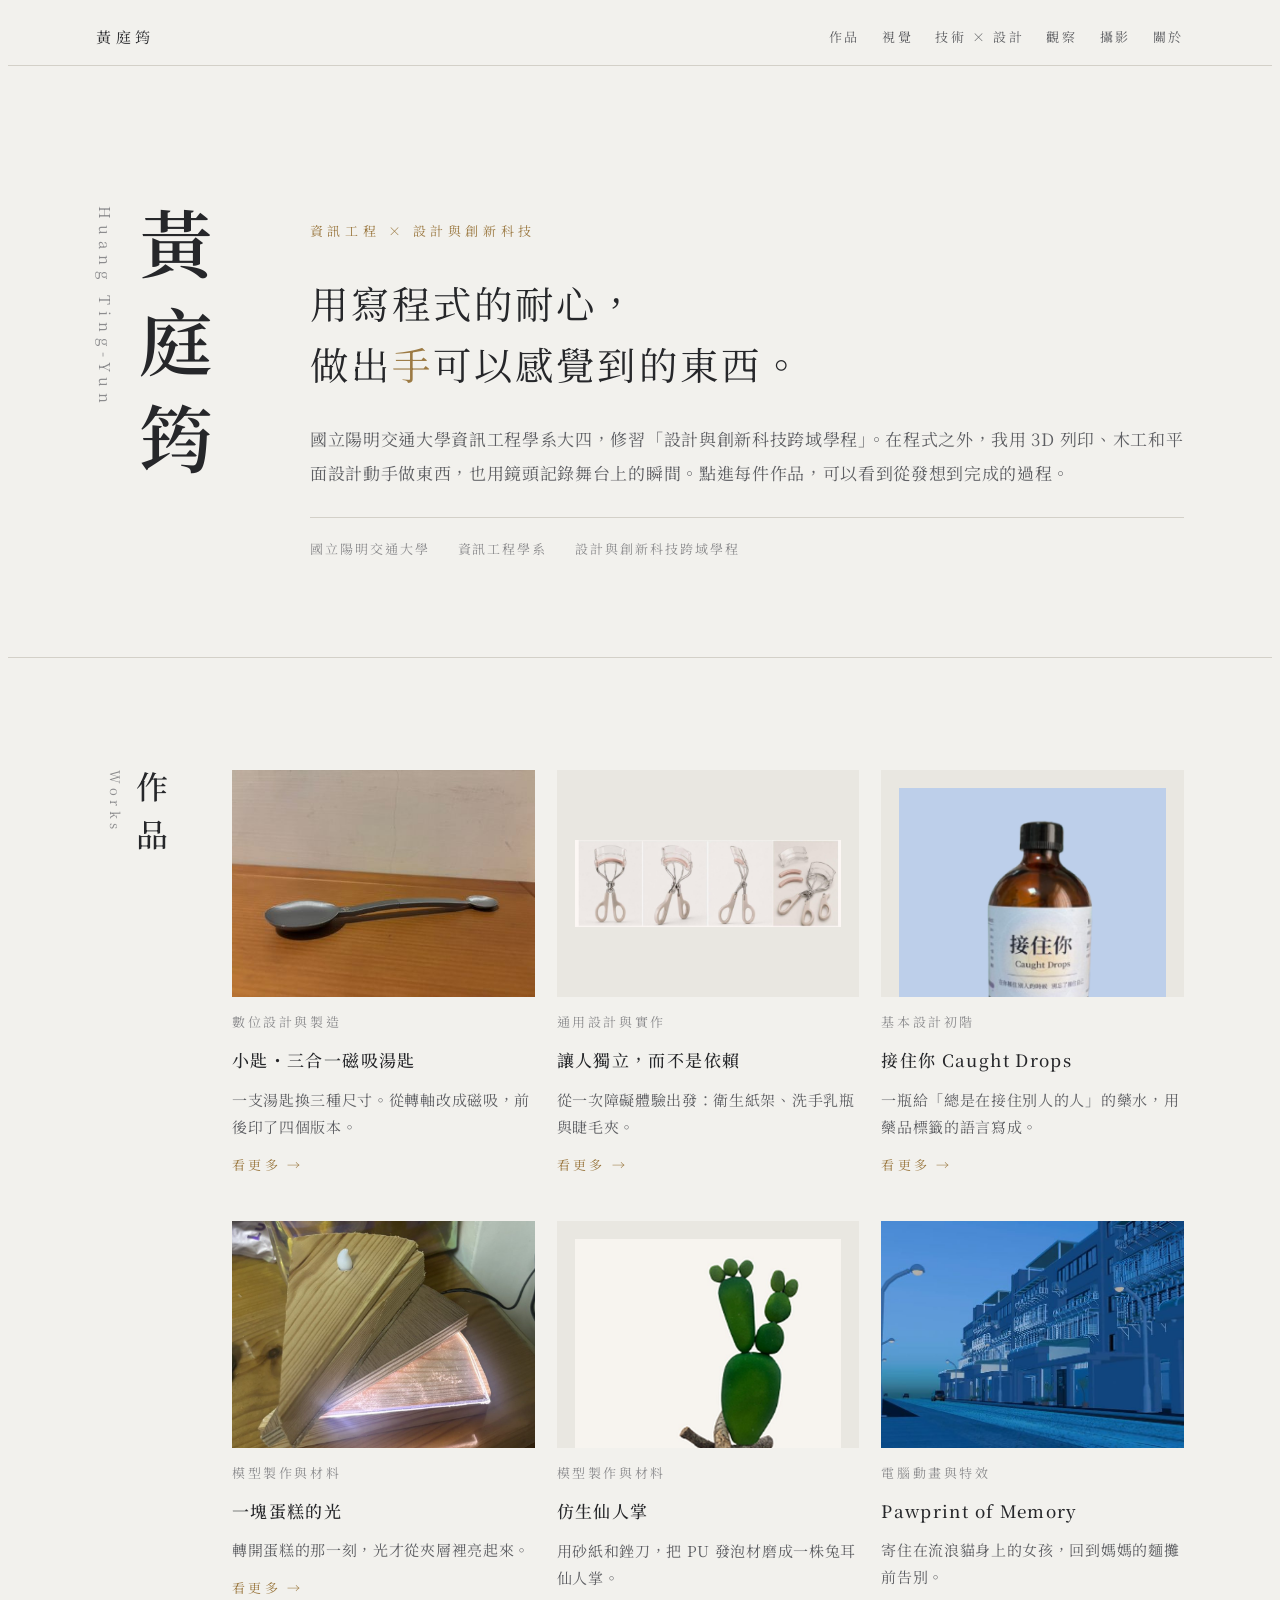
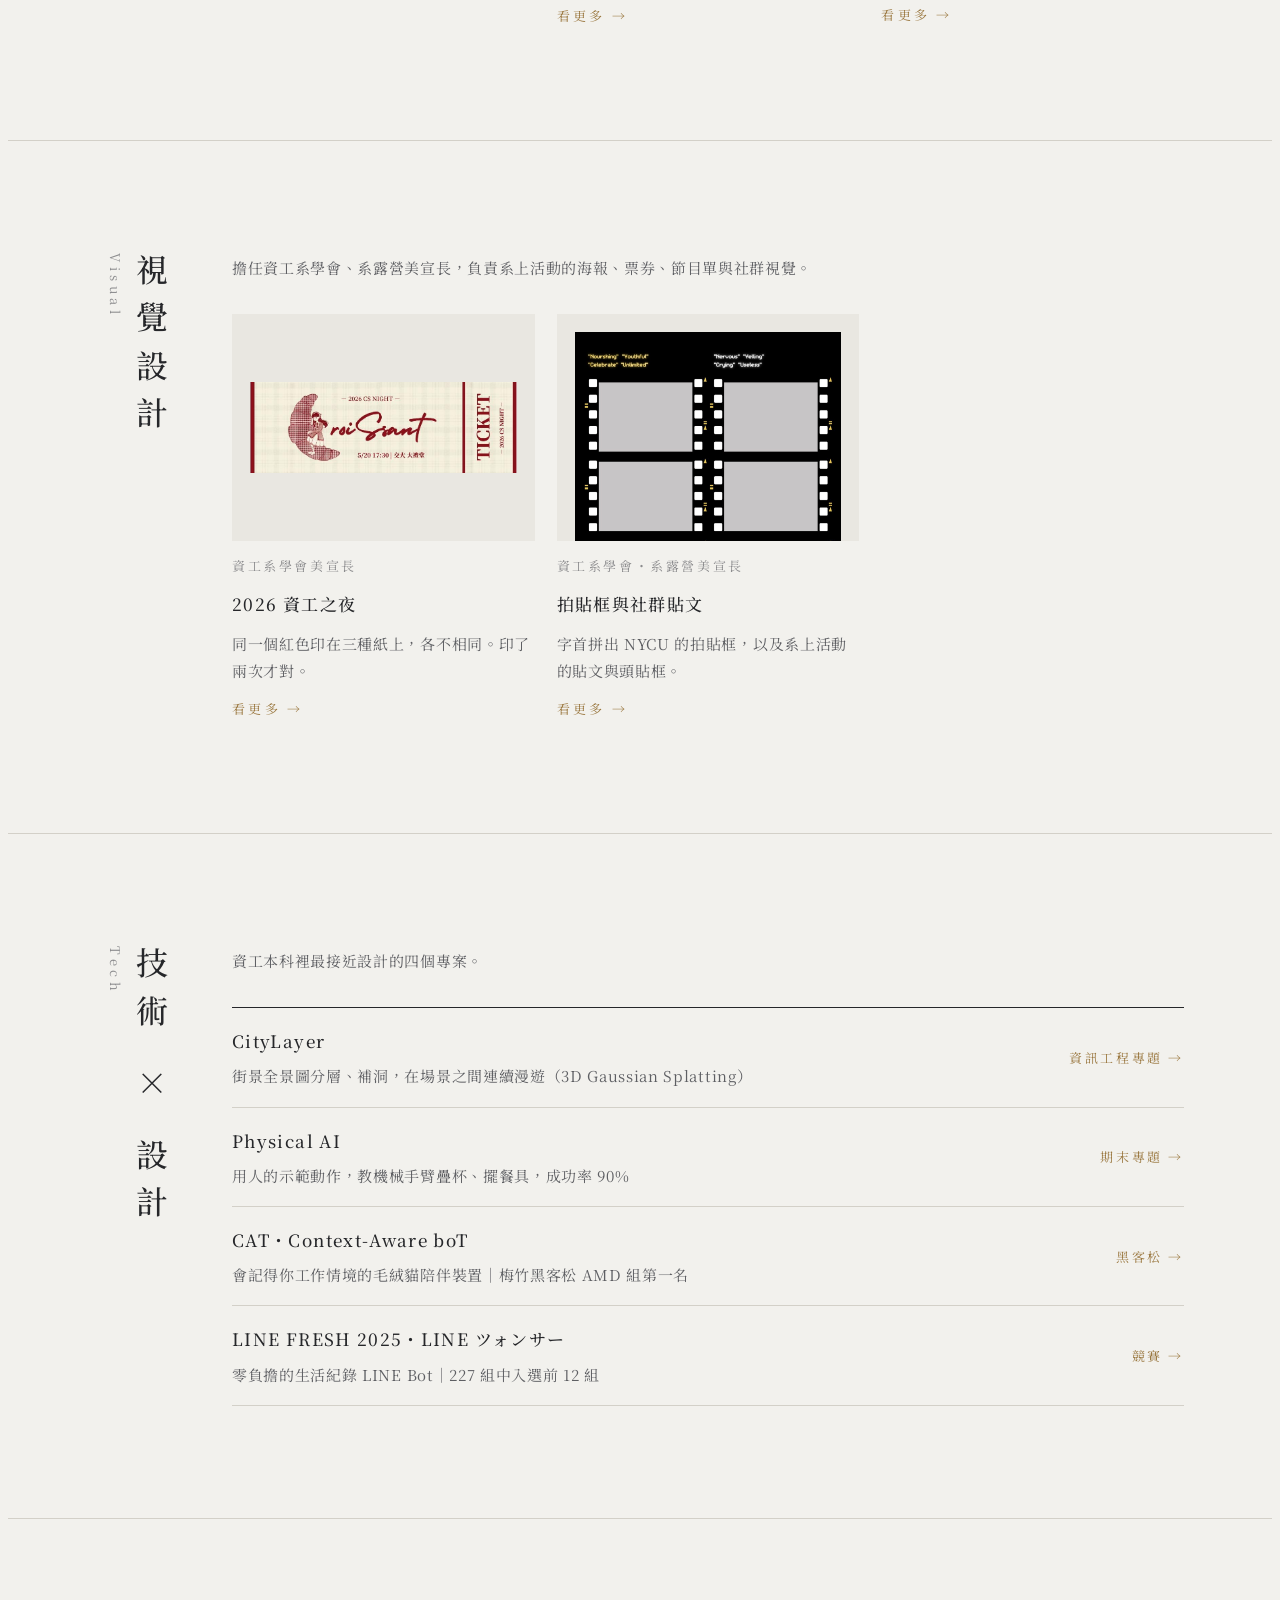
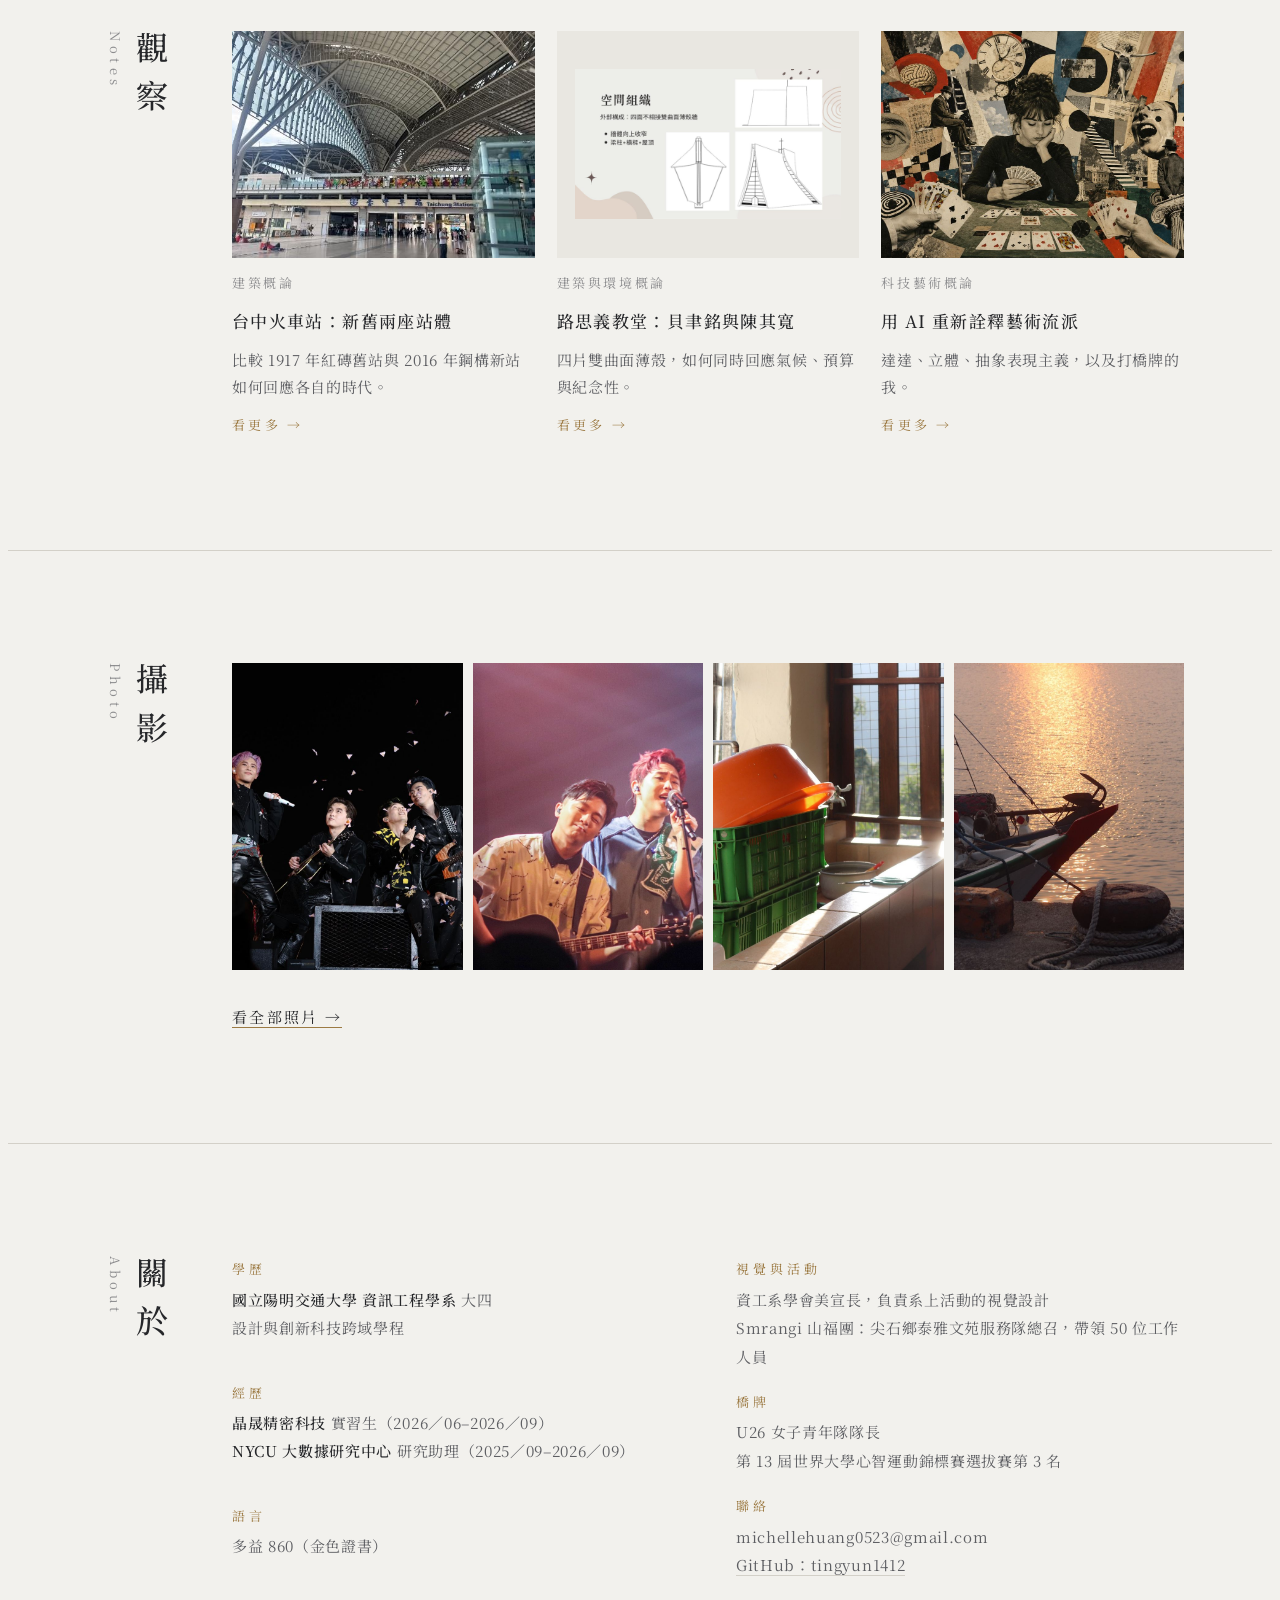
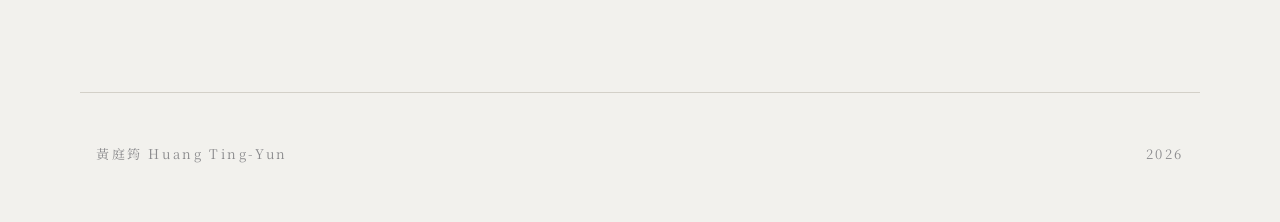
<file: index.html>
<!doctype html>
<html lang="zh-Hant">
<head>
<meta charset="utf-8">
<meta name="viewport" content="width=device-width, initial-scale=1, viewport-fit=cover">
<meta name="description" content="黃庭筠的跨域設計作品集：手作、通用設計、動畫、視覺設計與攝影。">
<title>黃庭筠 作品集</title>
<link rel="preconnect" href="https://fonts.googleapis.com">
<link rel="preconnect" href="https://fonts.gstatic.com" crossorigin>
<link rel="stylesheet" href="https://fonts.googleapis.com/css2?family=Noto+Serif+TC:wght@300;400;500;600;700&display=swap">
<link rel="stylesheet" href="style.css">
</head>
<body>
<nav class="nav" aria-label="主要">
  <div class="wrap">
    <a class="mark" href="#top">黃庭筠</a>
    <ul>
      <li><a href="#works">作品</a></li>
      <li><a href="#visual">視覺</a></li>
      <li><a href="#tech">技術 × 設計</a></li>
      <li><a href="#notes">觀察</a></li>
      <li><a href="#photo">攝影</a></li>
      <li><a href="#about">關於</a></li>
    </ul>
  </div>
</nav>

<header class="hero" id="top">
  <div class="wrap">
    <div class="v">黃庭筠<small>Huang Ting-Yun</small></div>
    <div class="lead">
      <div class="kicker">資訊工程 × 設計與創新科技</div>
      <h1>用寫程式的耐心，<br>做出<em>手</em>可以感覺到的東西。</h1>
      <p class="intro">國立陽明交通大學資訊工程學系大四，修習「設計與創新科技跨域學程」。在程式之外，我用 3D 列印、木工和平面設計動手做東西，也用鏡頭記錄舞台上的瞬間。點進每件作品，可以看到從發想到完成的過程。</p>
      <div class="meta"><span>國立陽明交通大學</span><span>資訊工程學系</span><span>設計與創新科技跨域學程</span></div>
    </div>
  </div>
</header>

<section class="block" id="works">
  <div class="wrap">
    <h2 class="sec-h">作品<span>Works</span></h2>
    <div class="sec-body" style="gap:32px">
<div class="cards"><a class="card" href="spoon.html"><div class="frame"><img src="img/spoon-final.jpg" alt="" loading="lazy"></div><div class="c-course">數位設計與製造</div><h3>小匙・三合一磁吸湯匙</h3><p>一支湯匙換三種尺寸。從轉軸改成磁吸，前後印了四個版本。</p><span class="go">看更多 →</span></a><a class="card" href="ud.html"><div class="frame contain"><img src="img/ud-lash-final.jpg" alt="" loading="lazy"></div><div class="c-course">通用設計與實作</div><h3>讓人獨立，而不是依賴</h3><p>從一次障礙體驗出發：衛生紙架、洗手乳瓶與睫毛夾。</p><span class="go">看更多 →</span></a><a class="card" href="label.html"><div class="frame contain"><img src="img/label-bottle.png" alt="" loading="lazy"></div><div class="c-course">基本設計初階</div><h3>接住你 Caught Drops</h3><p>一瓶給「總是在接住別人的人」的藥水，用藥品標籤的語言寫成。</p><span class="go">看更多 →</span></a><a class="card" href="lamp.html"><div class="frame"><img src="img/lamp-open.jpg" alt="" loading="lazy"></div><div class="c-course">模型製作與材料</div><h3>一塊蛋糕的光</h3><p>轉開蛋糕的那一刻，光才從夾層裡亮起來。</p><span class="go">看更多 →</span></a><a class="card" href="cactus.html"><div class="frame contain"><img src="img/cactus-final.jpg" alt="" loading="lazy"></div><div class="c-course">模型製作與材料</div><h3>仿生仙人掌</h3><p>用砂紙和銼刀，把 PU 發泡材磨成一株兔耳仙人掌。</p><span class="go">看更多 →</span></a><a class="card" href="pawprint.html"><div class="frame"><img src="img/anim-dusk.jpg" alt="" loading="lazy"></div><div class="c-course">電腦動畫與特效</div><h3>Pawprint of Memory</h3><p>寄住在流浪貓身上的女孩，回到媽媽的麵攤前告別。</p><span class="go">看更多 →</span></a></div>
    </div>
  </div>
</section>

<section class="block" id="visual">
  <div class="wrap">
    <h2 class="sec-h">視覺設計<span>Visual</span></h2>
    <div class="sec-body" style="gap:32px">
      <p class="sec-note">擔任資工系學會、系露營美宣長，負責系上活動的海報、票券、節目單與社群視覺。</p>
<div class="cards"><a class="card" href="csnight.html"><div class="frame contain"><img src="img/vd-ticket-front.jpg" alt="" loading="lazy"></div><div class="c-course">資工系學會美宣長</div><h3>2026 資工之夜</h3><p>同一個紅色印在三種紙上，各不相同。印了兩次才對。</p><span class="go">看更多 →</span></a><a class="card" href="graphics.html"><div class="frame contain"><img src="img/vd-photobooth-film.jpg" alt="" loading="lazy"></div><div class="c-course">資工系學會・系露營美宣長</div><h3>拍貼框與社群貼文</h3><p>字首拼出 NYCU 的拍貼框，以及系上活動的貼文與頭貼框。</p><span class="go">看更多 →</span></a></div>
    </div>
  </div>
</section>

<section class="block" id="tech">
  <div class="wrap">
    <h2 class="sec-h">技術 × 設計<span>Tech</span></h2>
    <div class="sec-body" style="gap:32px">
      <p class="sec-note">資工本科裡最接近設計的四個專案。</p>
<ul class="tlist"><li><a href="tech.html#citylayer"><b>CityLayer</b><span>街景全景圖分層、補洞，在場景之間連續漫遊（3D Gaussian Splatting）</span><i>資訊工程專題 →</i></a></li><li><a href="tech.html#physical-ai"><b>Physical AI</b><span>用人的示範動作，教機械手臂疊杯、擺餐具，成功率 90%</span><i>期末專題 →</i></a></li><li><a href="tech.html#cat"><b>CAT・Context-Aware boT</b><span>會記得你工作情境的毛絨貓陪伴裝置｜梅竹黑客松 AMD 組第一名</span><i>黑客松 →</i></a></li><li><a href="tech.html#linefresh"><b>LINE FRESH 2025・LINE ツォンサー</b><span>零負擔的生活紀錄 LINE Bot｜227 組中入選前 12 組</span><i>競賽 →</i></a></li></ul>
    </div>
  </div>
</section>

<section class="block" id="notes">
  <div class="wrap">
    <h2 class="sec-h">觀察<span>Notes</span></h2>
    <div class="sec-body" style="gap:32px">
<div class="cards"><a class="card" href="notes.html#taichung"><div class="frame"><img src="img/arch-roof.jpg" alt="" loading="lazy"></div><div class="c-course">建築概論</div><h3>台中火車站：新舊兩座站體</h3><p>比較 1917 年紅磚舊站與 2016 年鋼構新站如何回應各自的時代。</p><span class="go">看更多 →</span></a><a class="card" href="notes.html#luce"><div class="frame contain"><img src="img/pei-structure.jpg" alt="" loading="lazy"></div><div class="c-course">建築與環境概論</div><h3>路思義教堂：貝聿銘與陳其寬</h3><p>四片雙曲面薄殼，如何同時回應氣候、預算與紀念性。</p><span class="go">看更多 →</span></a><a class="card" href="notes.html#ai-art"><div class="frame"><img src="img/art-bridge.jpg" alt="" loading="lazy"></div><div class="c-course">科技藝術概論</div><h3>用 AI 重新詮釋藝術流派</h3><p>達達、立體、抽象表現主義，以及打橋牌的我。</p><span class="go">看更多 →</span></a></div>
    </div>
  </div>
</section>

<section class="block" id="photo">
  <div class="wrap">
    <h2 class="sec-h">攝影<span>Photo</span></h2>
    <div class="sec-body" style="gap:32px">
<div class="strip"><a href="photo.html"><img src="img/photo-04.jpg" alt="" loading="lazy"></a><a href="photo.html"><img src="img/photo-09.jpg" alt="" loading="lazy"></a><a href="photo.html"><img src="img/photo-18.jpg" alt="" loading="lazy"></a><a href="photo.html"><img src="img/photo-21.jpg" alt="" loading="lazy"></a></div>
<p class="link-more"><a href="photo.html">看全部照片 →</a></p>
    </div>
  </div>
</section>

<section class="block" id="about">
  <div class="wrap">
    <h2 class="sec-h">關於<span>About</span></h2>
    <div class="sec-body">
      <div class="about">
        <dl>
          <div><dt>學歷</dt><dd><b>國立陽明交通大學 資訊工程學系</b> 大四<br>設計與創新科技跨域學程</dd></div>
          <div><dt>經歷</dt><dd><b>晶晟精密科技</b> 實習生（2026／06–2026／09）<br><b>NYCU 大數據研究中心</b> 研究助理（2025／09–2026／09）</dd></div>
          <div><dt>語言</dt><dd>多益 860（金色證書）</dd></div>
        </dl>
        <dl>
          <div><dt>視覺與活動</dt><dd>資工系學會美宣長，負責系上活動的視覺設計<br>Smrangi 山福團：尖石鄉泰雅文苑服務隊總召，帶領 50 位工作人員</dd></div>
          <div><dt>橋牌</dt><dd>U26 女子青年隊隊長<br>第 13 屆世界大學心智運動錦標賽選拔賽第 3 名</dd></div>
          <div><dt>聯絡</dt><dd>michellehuang0523@gmail.com<br><a href="https://github.com/tingyun1412" target="_blank" rel="noopener">GitHub：tingyun1412</a></dd></div>
        </dl>
      </div>
    </div>
  </div>
</section>

<footer>
  <div class="wrap"><span>黃庭筠 Huang Ting-Yun</span><span>2026</span></div>
</footer>
</body>
</html>
</file>
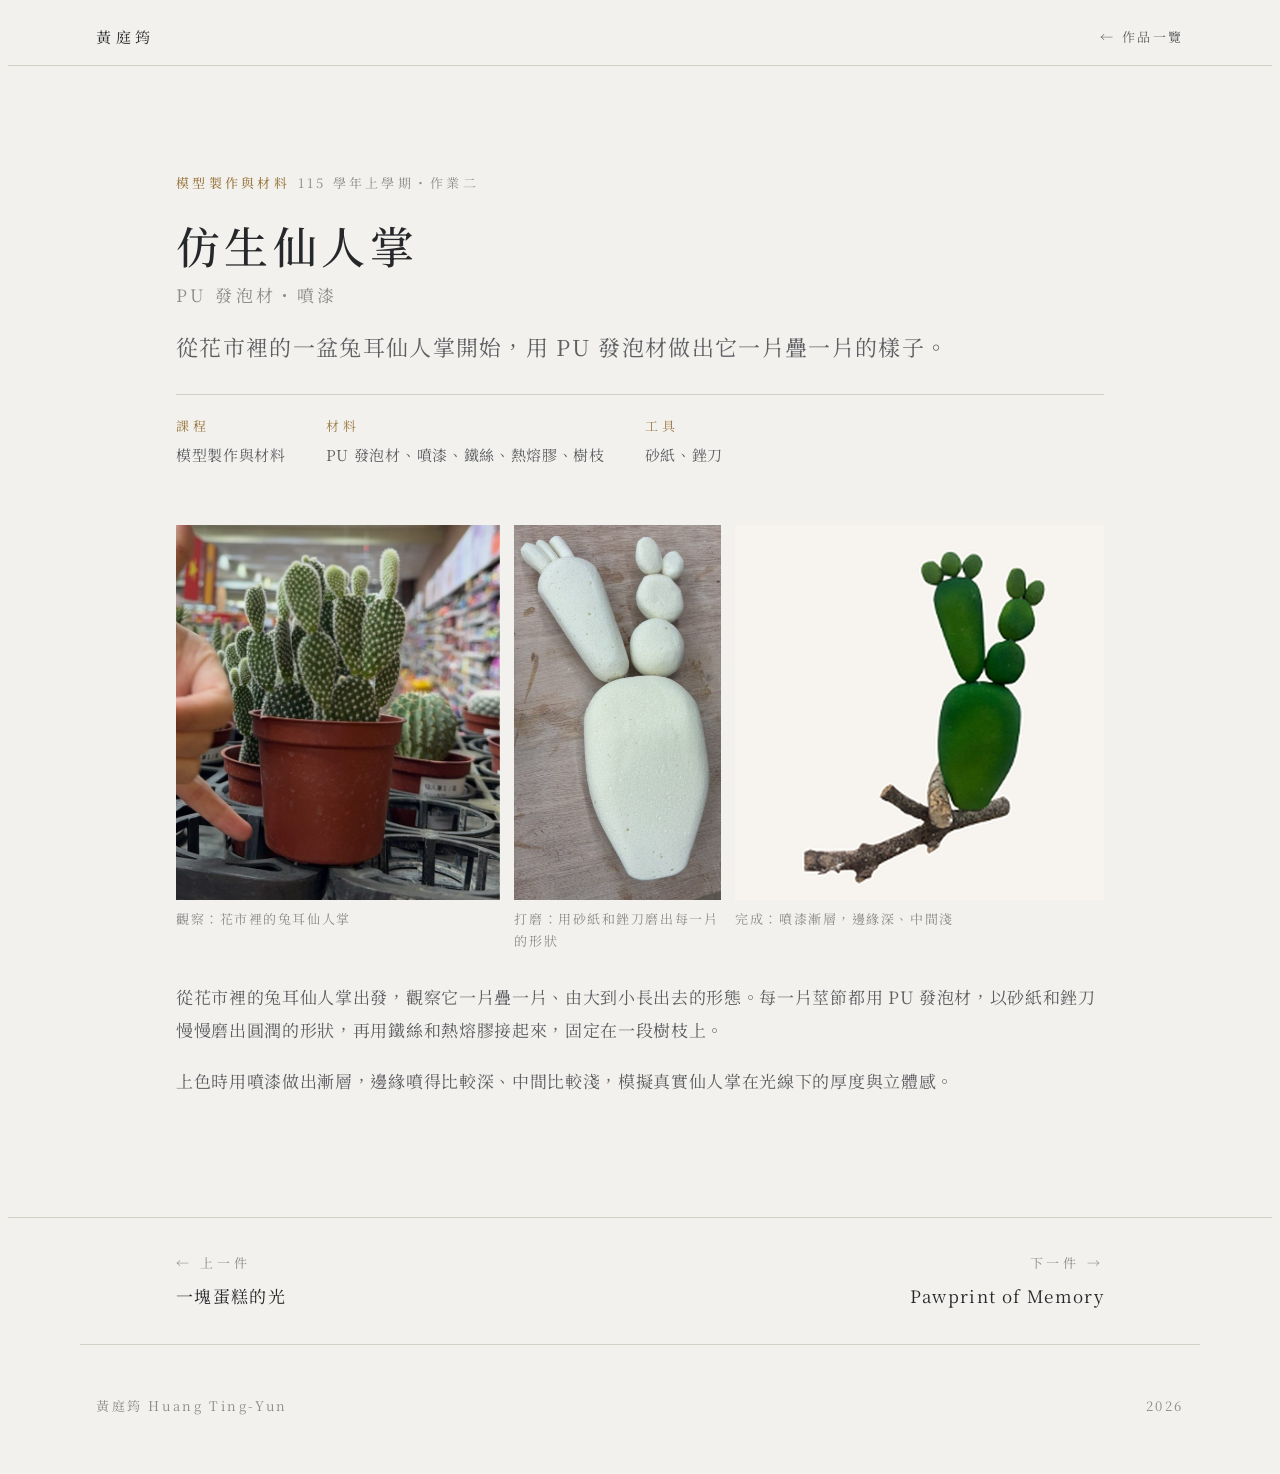
<file: cactus.html>
<!doctype html>
<html lang="zh-Hant">
<head>
<meta charset="utf-8">
<meta name="viewport" content="width=device-width, initial-scale=1, viewport-fit=cover">
<meta name="description" content="仿生仙人掌：用砂紙和銼刀，把 PU 發泡材磨成一株兔耳仙人掌。">
<title>仿生仙人掌｜黃庭筠</title>
<link rel="preconnect" href="https://fonts.googleapis.com">
<link rel="preconnect" href="https://fonts.gstatic.com" crossorigin>
<link rel="stylesheet" href="https://fonts.googleapis.com/css2?family=Noto+Serif+TC:wght@300;400;500;600;700&display=swap">
<link rel="stylesheet" href="style.css">
</head>
<body>
<nav class="nav" aria-label="主要">
  <div class="wrap">
    <a class="mark" href="index.html">黃庭筠</a>
    <ul class="keep"><li><a class="back" href="index.html#works">← 作品一覽</a></li></ul>
  </div>
</nav>

<header class="d-head">
  <div class="wrap">
    <div class="course"><b>模型製作與材料</b>115 學年上學期・作業二</div>
    <h1>仿生仙人掌<small>PU 發泡材・噴漆</small></h1>
    <p class="lead">從花市裡的一盆兔耳仙人掌開始，用 PU 發泡材做出它一片疊一片的樣子。</p>
    <dl class="d-meta"><div><dt>課程</dt><dd>模型製作與材料</dd></div><div><dt>材料</dt><dd>PU 發泡材、噴漆、鐵絲、熱熔膠、樹枝</dd></div><div><dt>工具</dt><dd>砂紙、銼刀</dd></div></dl>
  </div>
</header>

<main class="d-body">
  <div class="wrap">
<article class="work">
        <div class="row">
          <figure style="--ar:0.8659"><div class="frame plain"><img src="img/cactus-ref.jpg" alt="花市裡一盆兔耳仙人掌，作為造型參考"></div><figcaption>觀察：花市裡的兔耳仙人掌</figcaption></figure>
          <figure style="--ar:0.5522"><div class="frame plain"><img src="img/cactus-foam.jpg" alt="雕塑成形、尚未上色的仙人掌泡棉零件"></div><figcaption>打磨：用砂紙和銼刀磨出每一片的形狀</figcaption></figure>
          <figure style="--ar:0.9840"><div class="frame plain"><img src="img/cactus-final.jpg" alt="上色完成的綠色仙人掌，固定在一段樹枝上"></div><figcaption>完成：噴漆漸層，邊緣深、中間淺</figcaption></figure>
        </div>
        <div class="text">
          <p>從花市裡的兔耳仙人掌出發，觀察它一片疊一片、由大到小長出去的形態。每一片莖節都用 PU 發泡材，以砂紙和銼刀慢慢磨出圓潤的形狀，再用鐵絲和熱熔膠接起來，固定在一段樹枝上。</p>
          <p>上色時用噴漆做出漸層，邊緣噴得比較深、中間比較淺，模擬真實仙人掌在光線下的厚度與立體感。</p>
        </div>
</article>
  </div>
</main>

<nav class="pn" aria-label="上一件與下一件">
  <div class="wrap"><a class="prev" href="lamp.html"><small>← 上一件</small><span>一塊蛋糕的光</span></a><a class="next" href="pawprint.html"><small>下一件 →</small><span>Pawprint of Memory</span></a></div>
</nav>

<footer>
  <div class="wrap"><span>黃庭筠 Huang Ting-Yun</span><span>2026</span></div>
</footer>
</body>
</html>
</file>
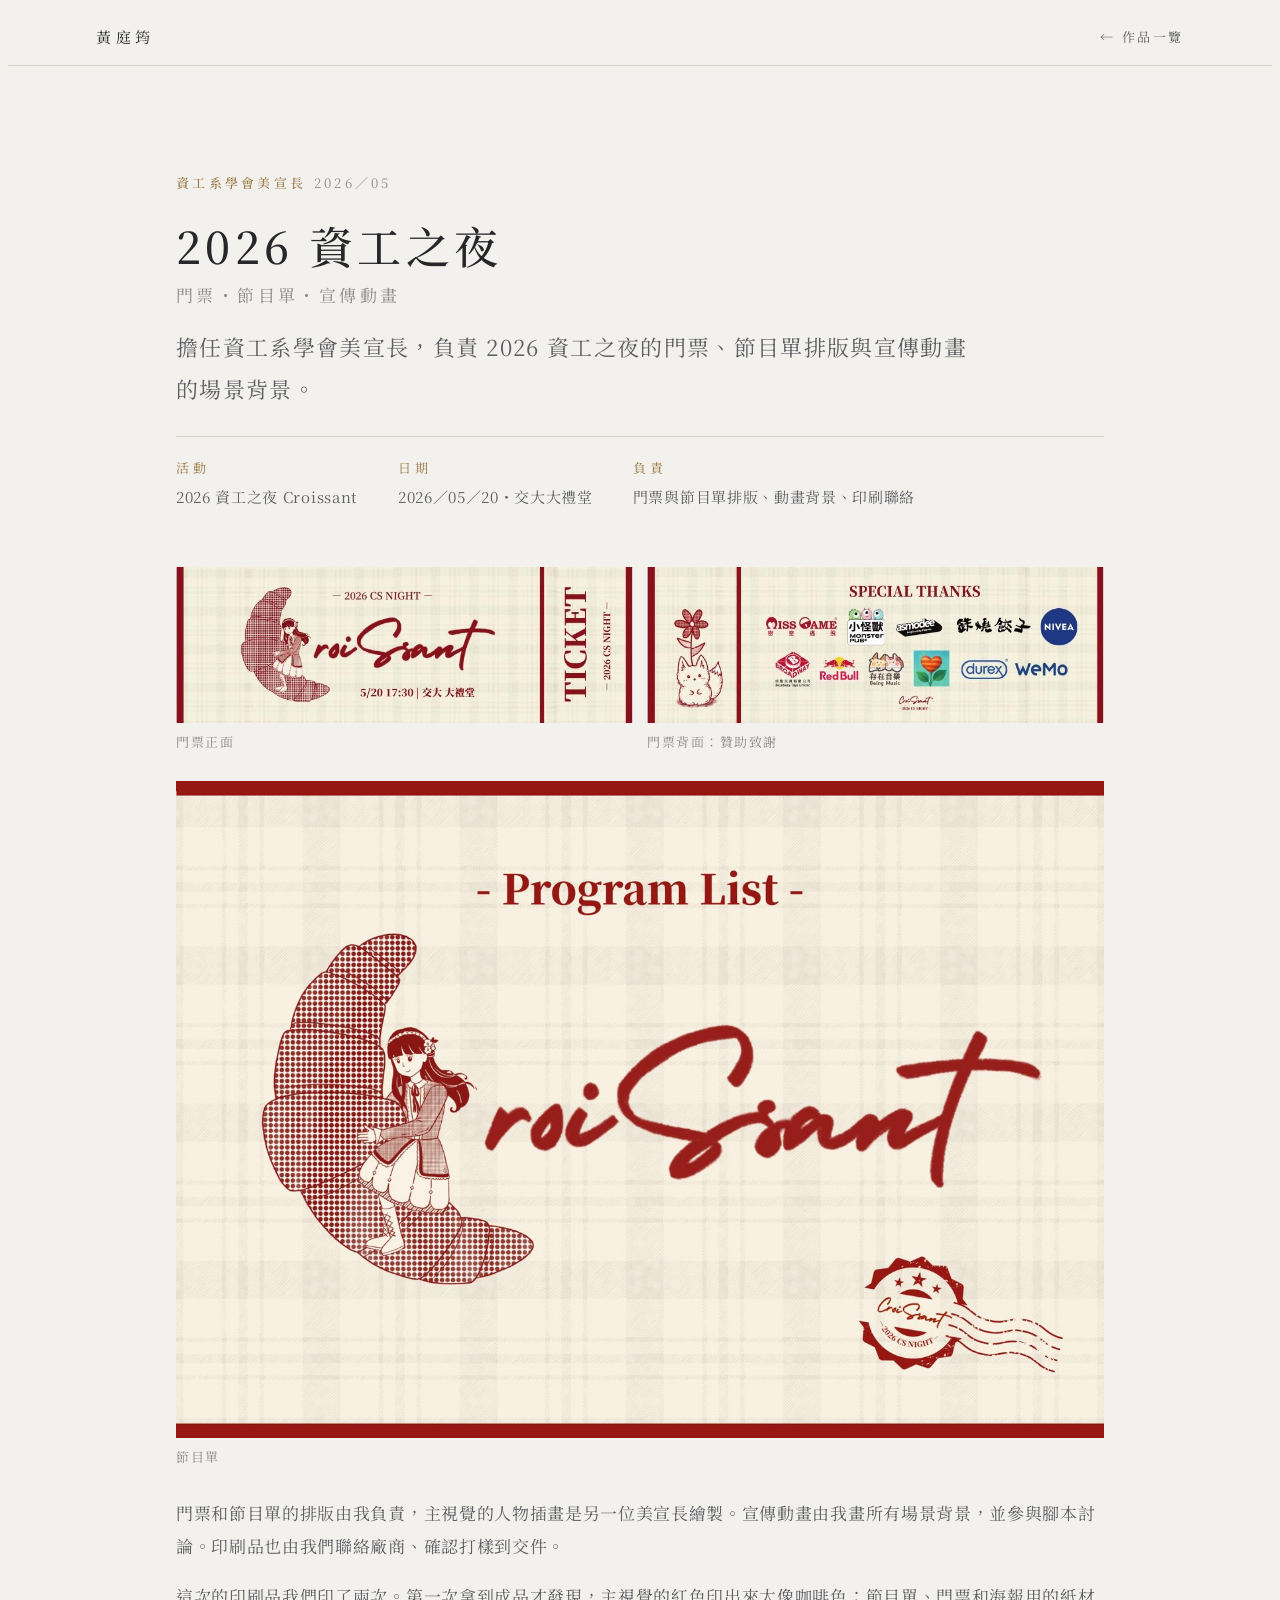
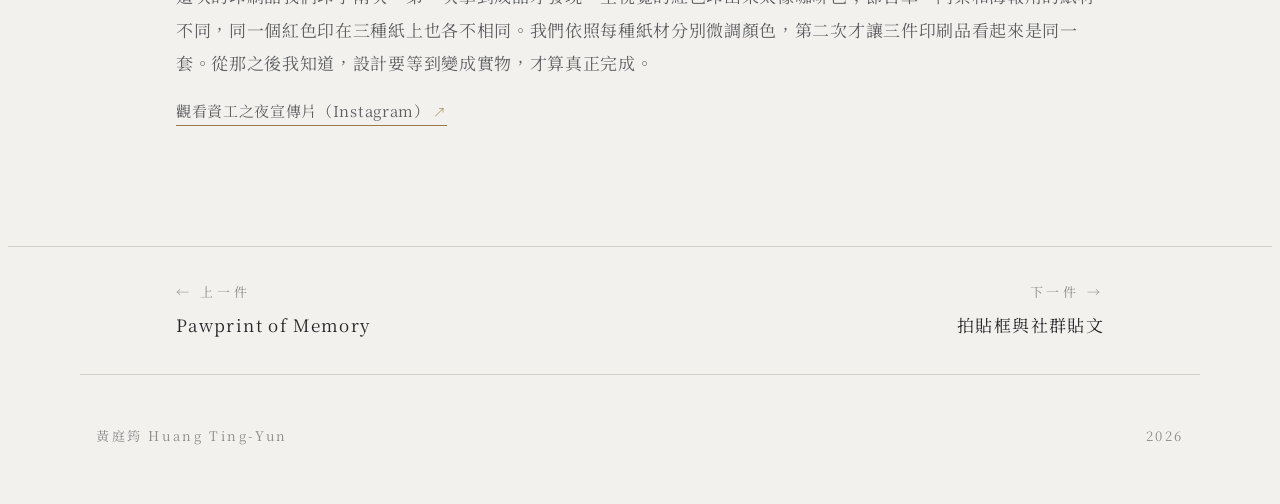
<file: csnight.html>
<!doctype html>
<html lang="zh-Hant">
<head>
<meta charset="utf-8">
<meta name="viewport" content="width=device-width, initial-scale=1, viewport-fit=cover">
<meta name="description" content="2026 資工之夜：同一個紅色印在三種紙上，各不相同。印了兩次才對。">
<title>2026 資工之夜｜黃庭筠</title>
<link rel="preconnect" href="https://fonts.googleapis.com">
<link rel="preconnect" href="https://fonts.gstatic.com" crossorigin>
<link rel="stylesheet" href="https://fonts.googleapis.com/css2?family=Noto+Serif+TC:wght@300;400;500;600;700&display=swap">
<link rel="stylesheet" href="style.css">
</head>
<body>
<nav class="nav" aria-label="主要">
  <div class="wrap">
    <a class="mark" href="index.html">黃庭筠</a>
    <ul class="keep"><li><a class="back" href="index.html#works">← 作品一覽</a></li></ul>
  </div>
</nav>

<header class="d-head">
  <div class="wrap">
    <div class="course"><b>資工系學會美宣長</b>2026／05</div>
    <h1>2026 資工之夜<small>門票・節目單・宣傳動畫</small></h1>
    <p class="lead">擔任資工系學會美宣長，負責 2026 資工之夜的門票、節目單排版與宣傳動畫的場景背景。</p>
    <dl class="d-meta"><div><dt>活動</dt><dd>2026 資工之夜 Croissant</dd></div><div><dt>日期</dt><dd>2026／05／20・交大大禮堂</dd></div><div><dt>負責</dt><dd>門票與節目單排版、動畫背景、印刷聯絡</dd></div></dl>
  </div>
</header>

<main class="d-body">
  <div class="wrap">
<article class="work">
        <div class="row">
          <figure style="--ar:2.9331"><div class="frame plain"><img src="img/vd-ticket-front.jpg" alt="資工之夜門票正面，可頌主視覺與 TICKET 字樣"></div><figcaption>門票正面</figcaption></figure>
          <figure style="--ar:2.9331"><div class="frame plain"><img src="img/vd-ticket-back.jpg" alt="資工之夜門票背面，贊助商標誌"></div><figcaption>門票背面：贊助致謝</figcaption></figure>
        </div>
        <figure><div class="frame plain"><img src="img/vd-program-cover.jpg" alt="資工之夜節目單封面，格紋底與可頌主視覺"></div><figcaption>節目單</figcaption></figure>
        <div class="text">
          <p>門票和節目單的排版由我負責，主視覺的人物插畫是另一位美宣長繪製。宣傳動畫由我畫所有場景背景，並參與腳本討論。印刷品也由我們聯絡廠商、確認打樣到交件。</p>
          <p>這次的印刷品我們印了兩次。第一次拿到成品才發現，主視覺的紅色印出來太像咖啡色；節目單、門票和海報用的紙材不同，同一個紅色印在三種紙上也各不相同。我們依照每種紙材分別微調顏色，第二次才讓三件印刷品看起來是同一套。從那之後我知道，設計要等到變成實物，才算真正完成。</p>
          <p class="more"><a href="https://www.instagram.com/reel/DYJujH9y2qk/" target="_blank" rel="noopener">觀看資工之夜宣傳片（Instagram）</a></p>
        </div>
</article>
  </div>
</main>

<nav class="pn" aria-label="上一件與下一件">
  <div class="wrap"><a class="prev" href="pawprint.html"><small>← 上一件</small><span>Pawprint of Memory</span></a><a class="next" href="graphics.html"><small>下一件 →</small><span>拍貼框與社群貼文</span></a></div>
</nav>

<footer>
  <div class="wrap"><span>黃庭筠 Huang Ting-Yun</span><span>2026</span></div>
</footer>
</body>
</html>
</file>
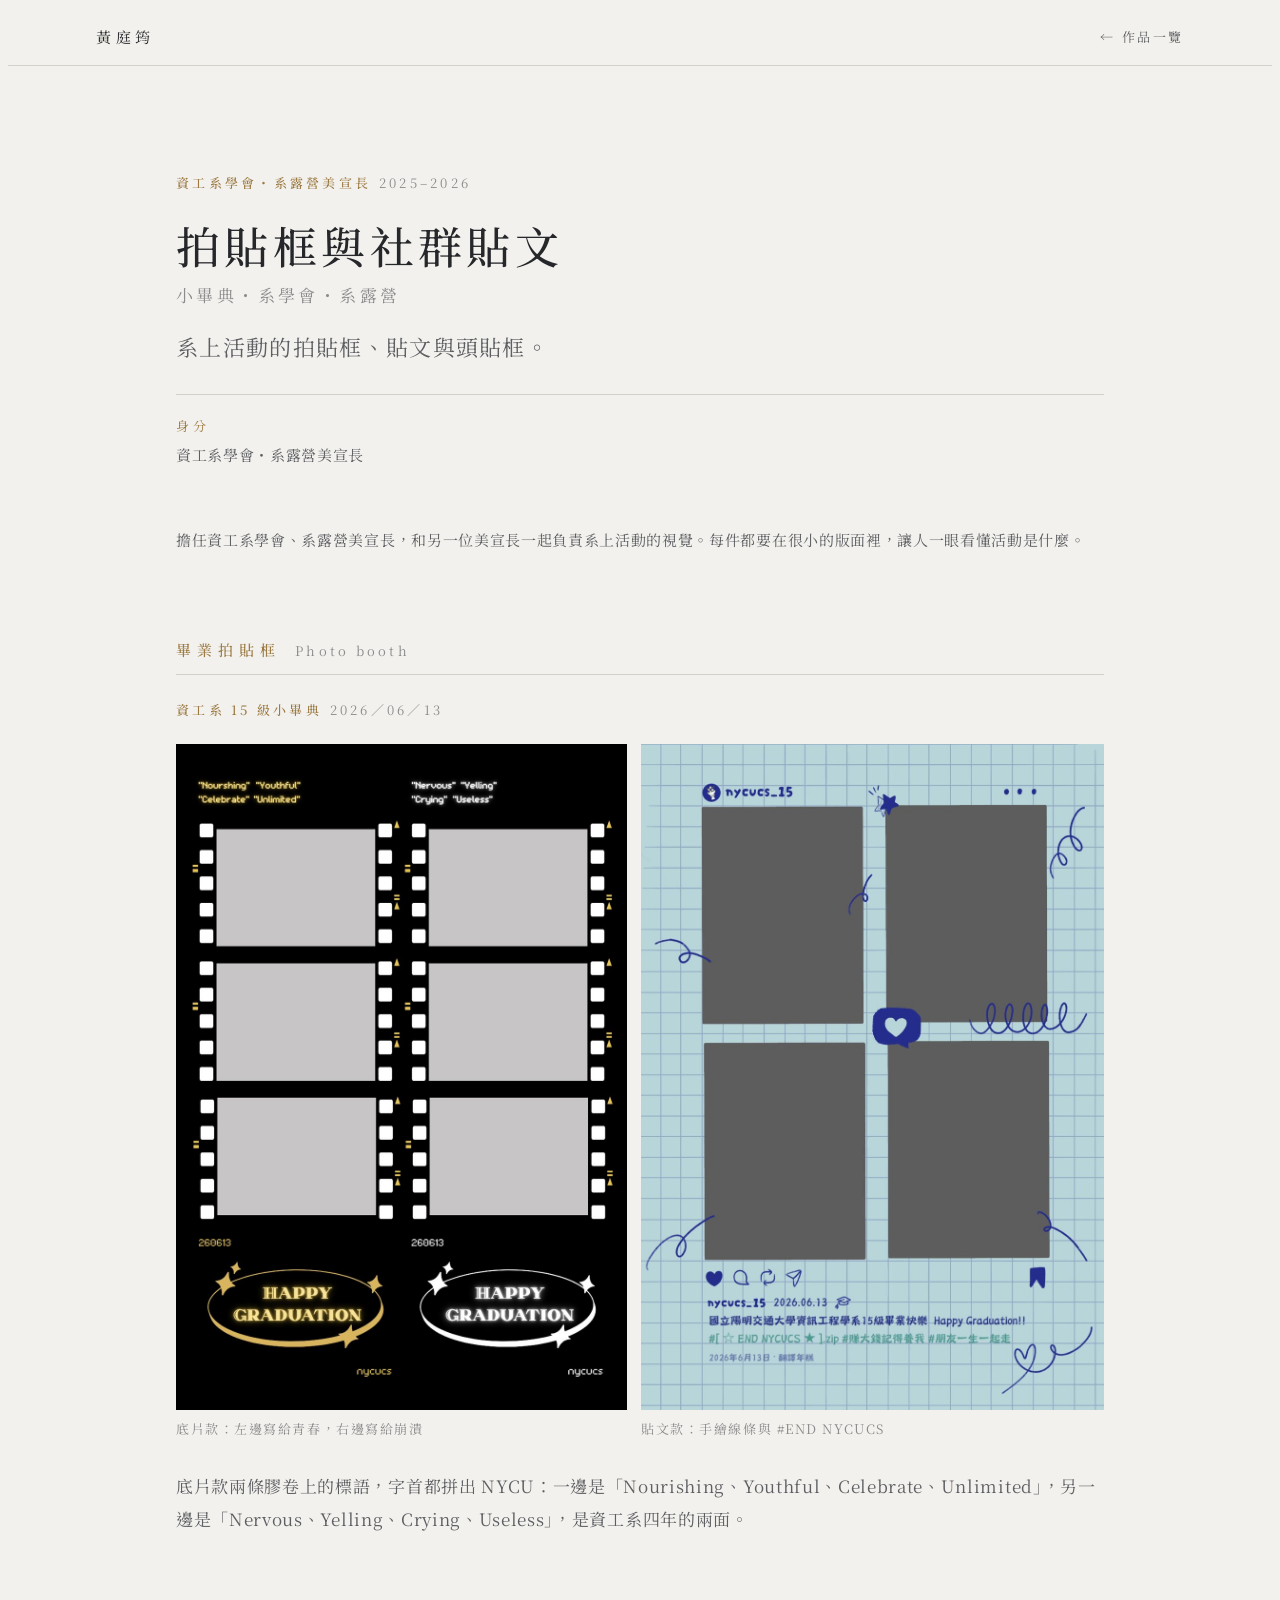
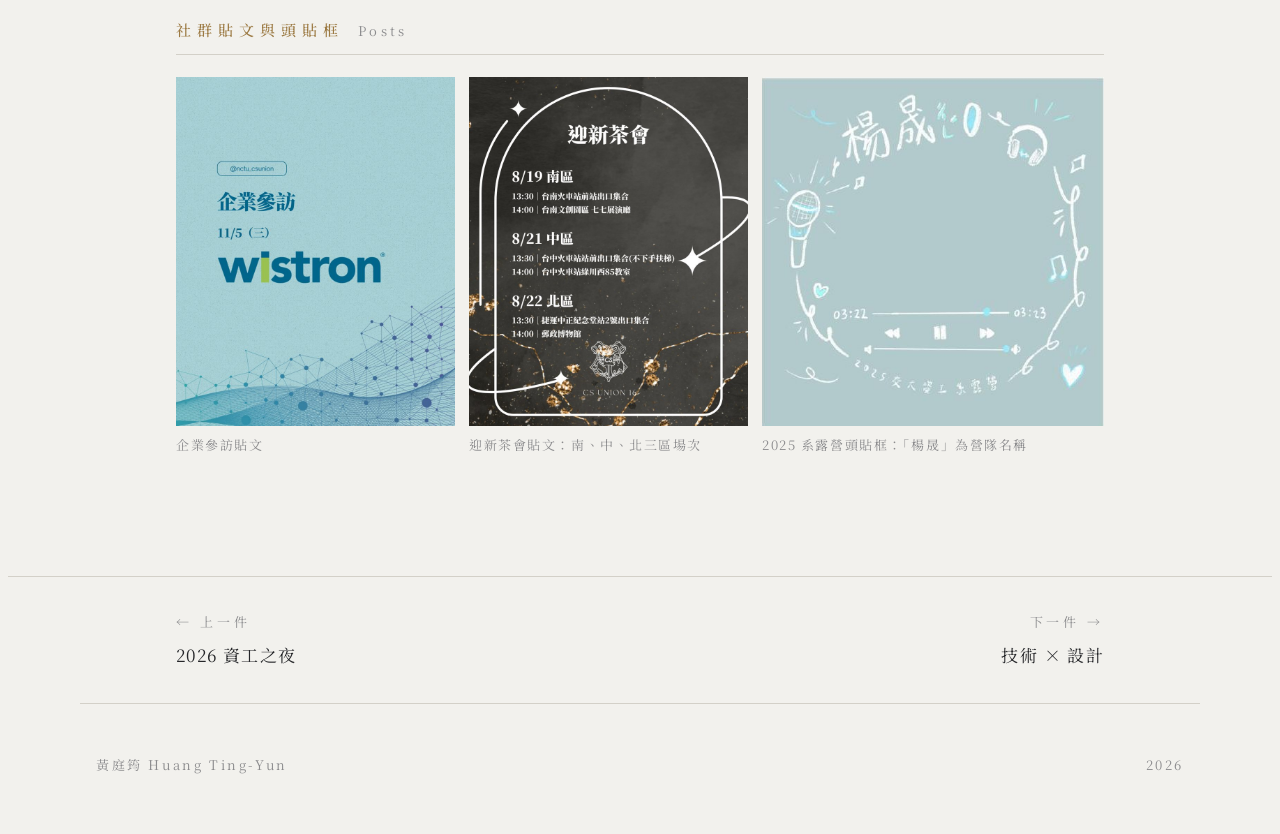
<file: graphics.html>
<!doctype html>
<html lang="zh-Hant">
<head>
<meta charset="utf-8">
<meta name="viewport" content="width=device-width, initial-scale=1, viewport-fit=cover">
<meta name="description" content="拍貼框與社群貼文：字首拼出 NYCU 的拍貼框，以及系上活動的貼文與頭貼框。">
<title>拍貼框與社群貼文｜黃庭筠</title>
<link rel="preconnect" href="https://fonts.googleapis.com">
<link rel="preconnect" href="https://fonts.gstatic.com" crossorigin>
<link rel="stylesheet" href="https://fonts.googleapis.com/css2?family=Noto+Serif+TC:wght@300;400;500;600;700&display=swap">
<link rel="stylesheet" href="style.css">
</head>
<body>
<nav class="nav" aria-label="主要">
  <div class="wrap">
    <a class="mark" href="index.html">黃庭筠</a>
    <ul class="keep"><li><a class="back" href="index.html#works">← 作品一覽</a></li></ul>
  </div>
</nav>

<header class="d-head">
  <div class="wrap">
    <div class="course"><b>資工系學會・系露營美宣長</b>2025–2026</div>
    <h1>拍貼框與社群貼文<small>小畢典・系學會・系露營</small></h1>
    <p class="lead">系上活動的拍貼框、貼文與頭貼框。</p>
    <dl class="d-meta"><div><dt>身分</dt><dd>資工系學會・系露營美宣長</dd></div></dl>
  </div>
</header>

<main class="d-body">
  <div class="wrap">
<p class="sec-note">擔任資工系學會、系露營美宣長，和另一位美宣長一起負責系上活動的視覺。每件都要在很小的版面裡，讓人一眼看懂活動是什麼。</p>
<section class="d-sec">
  <h2>畢業拍貼框<span>Photo booth</span></h2>
<div class="course"><b>資工系 15 級小畢典</b>2026／06／13</div>
<article class="work">
        <div class="row">
          <figure style="--ar:0.6771"><div class="frame plain"><img src="img/vd-photobooth-film.jpg" alt="黑底底片格拍貼框，金色與白色兩款 Happy Graduation"></div><figcaption>底片款：左邊寫給青春，右邊寫給崩潰</figcaption></figure>
          <figure style="--ar:0.6950"><div class="frame plain"><img src="img/vd-photobooth-ig.jpg" alt="方格紙底的 Instagram 貼文樣式拍貼框"></div><figcaption>貼文款：手繪線條與 #END NYCUCS</figcaption></figure>
        </div>
        <div class="text">
          <p>底片款兩條膠卷上的標語，字首都拼出 NYCU：一邊是「Nourishing、Youthful、Celebrate、Unlimited」，另一邊是「Nervous、Yelling、Crying、Useless」，是資工系四年的兩面。</p>
        </div>
</article>
</section>
<section class="d-sec">
  <h2>社群貼文與頭貼框<span>Posts</span></h2>
<article class="work">
        <div class="row">
          <figure style="--ar:0.8000"><div class="frame plain"><img src="img/vd-wistron.jpg" alt="緯創企業參訪貼文"></div><figcaption>企業參訪貼文</figcaption></figure>
          <figure style="--ar:0.8000"><div class="frame plain"><img src="img/vd-welcome.jpg" alt="黑底金箔質感的迎新茶會貼文，列出南、中、北三區場次"></div><figcaption>迎新茶會貼文：南、中、北三區場次</figcaption></figure>
          <figure style="--ar:0.9800"><div class="frame plain"><img src="img/vd-frame.jpg" alt="手繪風格的系露營頭貼框，有麥克風、音符與播放鍵"></div><figcaption>2025 系露營頭貼框：「楊晟」為營隊名稱</figcaption></figure>
        </div>
</article>
</section>
  </div>
</main>

<nav class="pn" aria-label="上一件與下一件">
  <div class="wrap"><a class="prev" href="csnight.html"><small>← 上一件</small><span>2026 資工之夜</span></a><a class="next" href="tech.html"><small>下一件 →</small><span>技術 × 設計</span></a></div>
</nav>

<footer>
  <div class="wrap"><span>黃庭筠 Huang Ting-Yun</span><span>2026</span></div>
</footer>
</body>
</html>
</file>
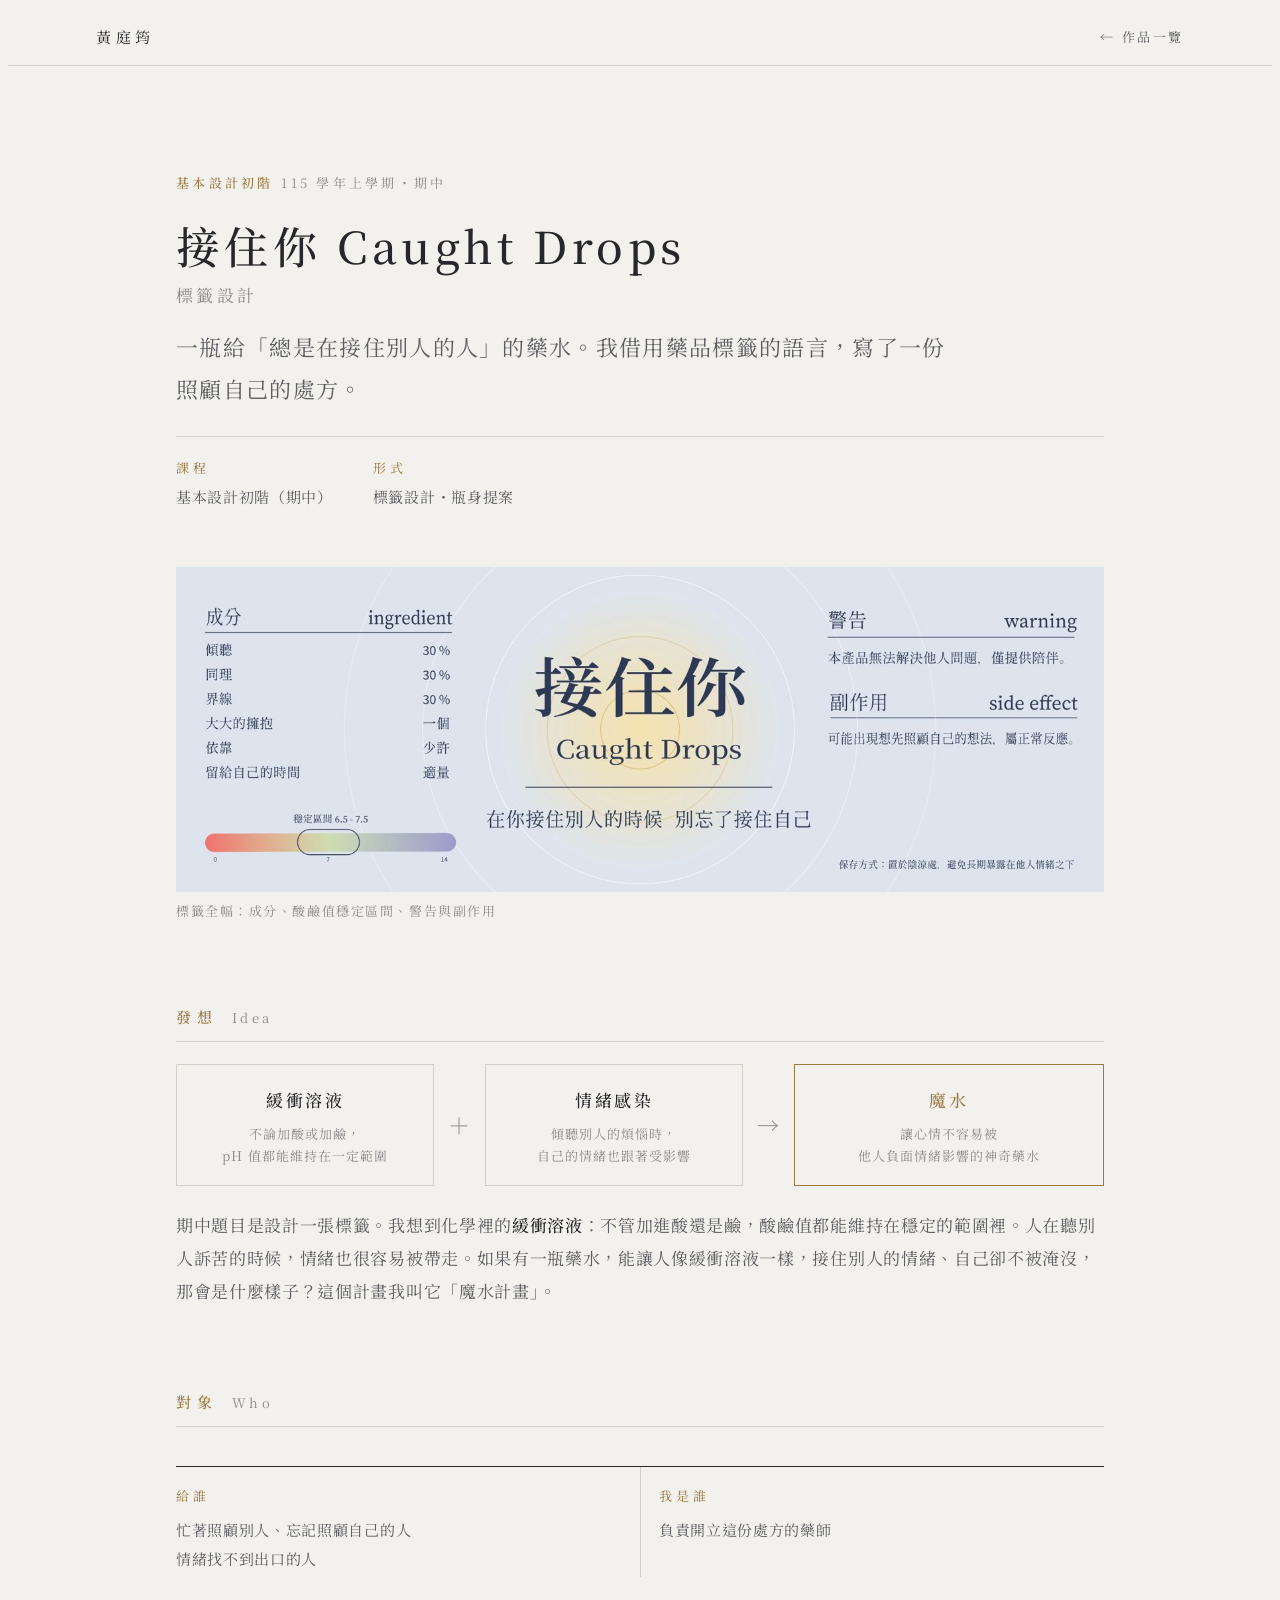
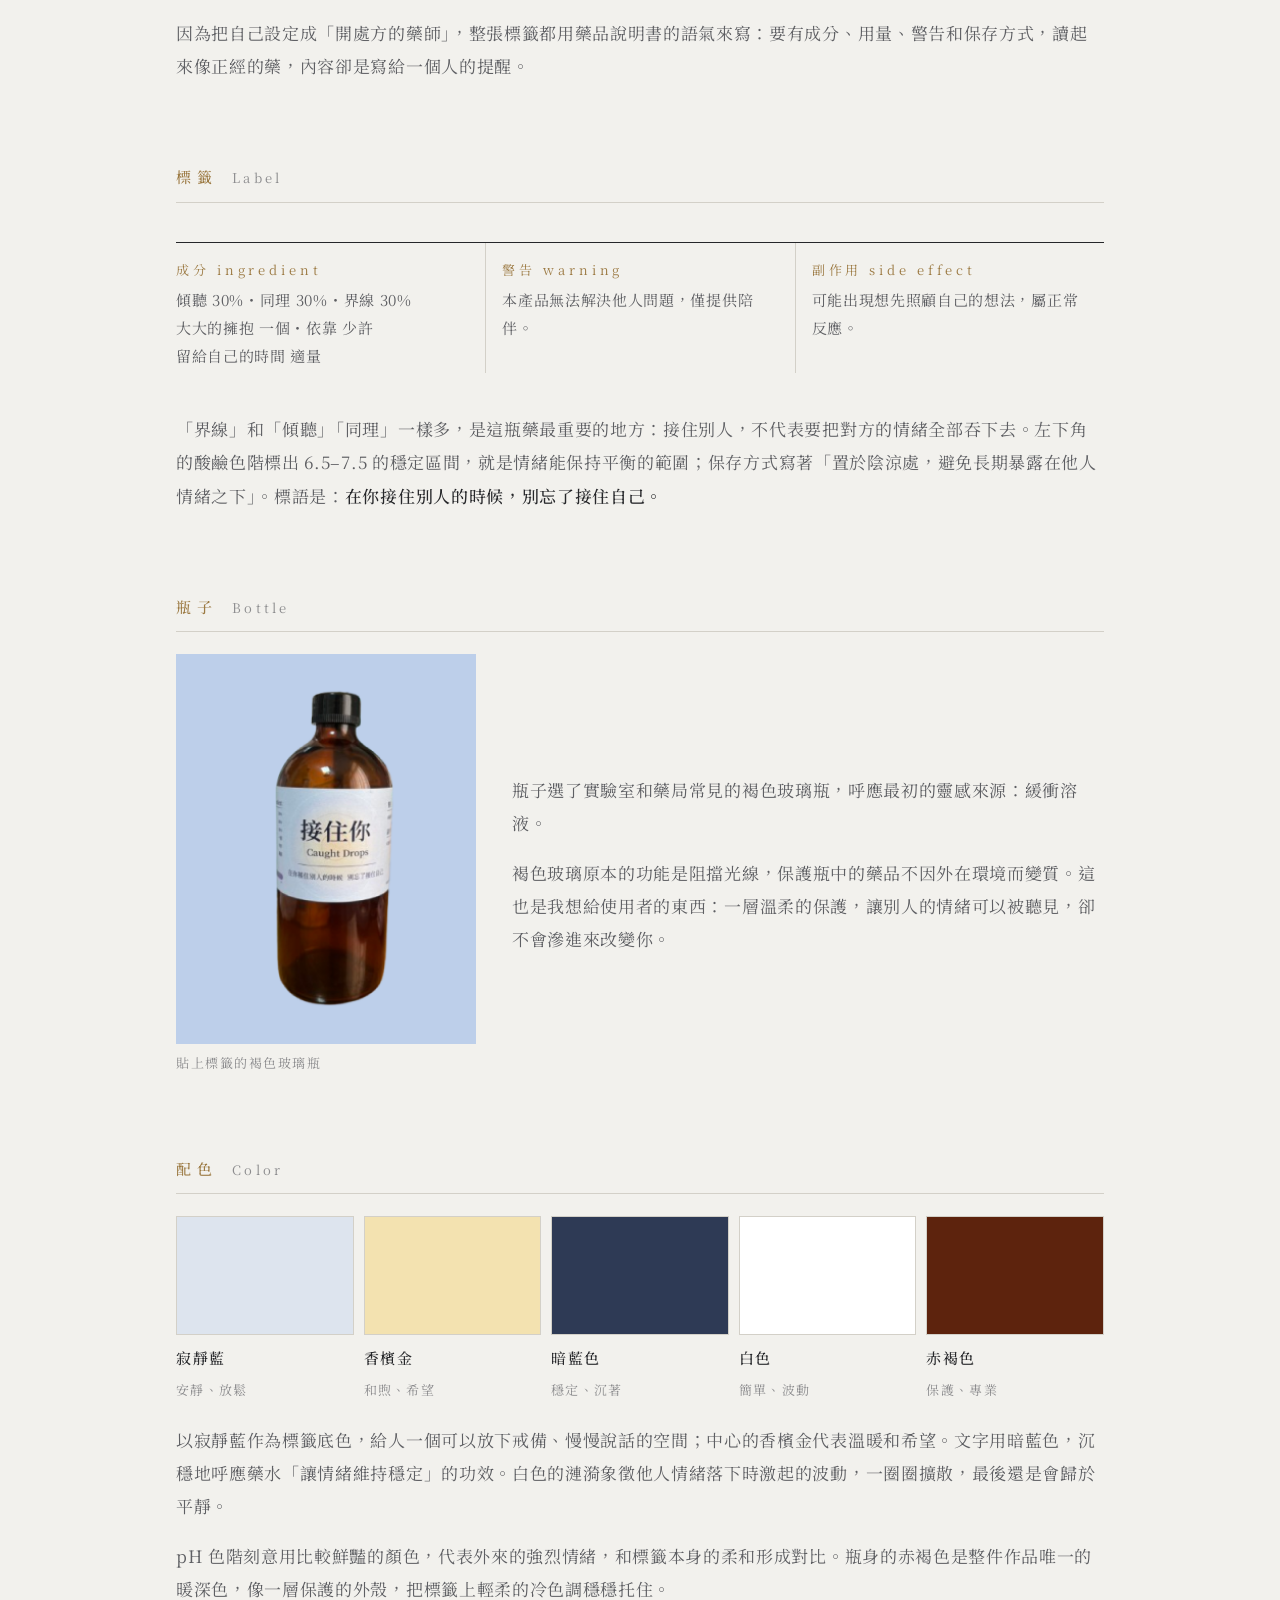
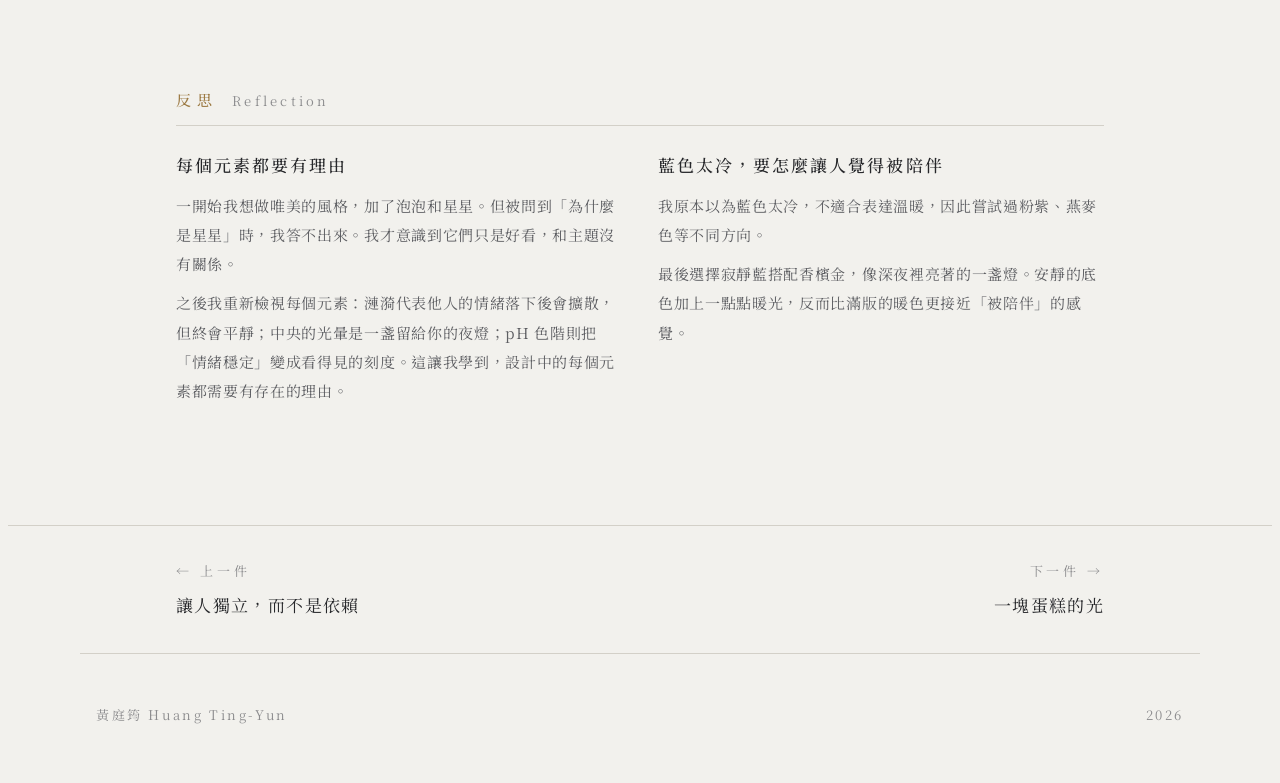
<file: label.html>
<!doctype html>
<html lang="zh-Hant">
<head>
<meta charset="utf-8">
<meta name="viewport" content="width=device-width, initial-scale=1, viewport-fit=cover">
<meta name="description" content="接住你 Caught Drops：一瓶給「總是在接住別人的人」的藥水，用藥品標籤的語言寫成。">
<title>接住你 Caught Drops｜黃庭筠</title>
<link rel="preconnect" href="https://fonts.googleapis.com">
<link rel="preconnect" href="https://fonts.gstatic.com" crossorigin>
<link rel="stylesheet" href="https://fonts.googleapis.com/css2?family=Noto+Serif+TC:wght@300;400;500;600;700&display=swap">
<link rel="stylesheet" href="style.css">
</head>
<body>
<nav class="nav" aria-label="主要">
  <div class="wrap">
    <a class="mark" href="index.html">黃庭筠</a>
    <ul class="keep"><li><a class="back" href="index.html#works">← 作品一覽</a></li></ul>
  </div>
</nav>

<header class="d-head">
  <div class="wrap">
    <div class="course"><b>基本設計初階</b>115 學年上學期・期中</div>
    <h1>接住你 Caught Drops<small>標籤設計</small></h1>
    <p class="lead">一瓶給「總是在接住別人的人」的藥水。我借用藥品標籤的語言，寫了一份照顧自己的處方。</p>
    <dl class="d-meta"><div><dt>課程</dt><dd>基本設計初階（期中）</dd></div><div><dt>形式</dt><dd>標籤設計・瓶身提案</dd></div></dl>
  </div>
</header>

<main class="d-body">
  <div class="wrap">
<figure><div class="frame plain"><img src="img/label.jpg" alt="接住你標籤全幅：左側成分表與酸鹼色階，中央為接住你 Caught Drops 字樣與光暈，右側為警告與副作用"></div><figcaption>標籤全幅：成分、酸鹼值穩定區間、警告與副作用</figcaption></figure>
<section class="d-sec">
  <h2>發想<span>Idea</span></h2>
<div class="eq" role="img" aria-label="緩衝溶液加上情緒感染，得到一瓶讓心情不易受他人負面情緒影響的藥水">
  <div class="box"><b>緩衝溶液</b><span>不論加酸或加鹼，<br>pH 值都能維持在一定範圍</span></div>
  <div class="op">＋</div>
  <div class="box"><b>情緒感染</b><span>傾聽別人的煩惱時，<br>自己的情緒也跟著受影響</span></div>
  <div class="op">→</div>
  <div class="box res"><b>魔水</b><span>讓心情不容易被<br>他人負面情緒影響的神奇藥水</span></div>
</div>
<div class="text"><p>期中題目是設計一張標籤。我想到化學裡的<b>緩衝溶液</b>：不管加進酸還是鹼，酸鹼值都能維持在穩定的範圍裡。人在聽別人訴苦的時候，情緒也很容易被帶走。如果有一瓶藥水，能讓人像緩衝溶液一樣，接住別人的情緒、自己卻不被淹沒，那會是什麼樣子？這個計畫我叫它「魔水計畫」。</p></div>
</section>
<section class="d-sec">
  <h2>對象<span>Who</span></h2>
<dl class="who">
  <div><dt>給誰</dt><dd>忙著照顧別人、忘記照顧自己的人<br>情緒找不到出口的人</dd></div>
  <div><dt>我是誰</dt><dd>負責開立這份處方的藥師</dd></div>
</dl>
<div class="text"><p>因為把自己設定成「開處方的藥師」，整張標籤都用藥品說明書的語氣來寫：要有成分、用量、警告和保存方式，讀起來像正經的藥，內容卻是寫給一個人的提醒。</p></div>
</section>
<section class="d-sec">
  <h2>標籤<span>Label</span></h2>
<dl class="ing">
  <div><dt>成分 ingredient</dt><dd>傾聽 30%・同理 30%・界線 30%<br>大大的擁抱 一個・依靠 少許<br>留給自己的時間 適量</dd></div>
  <div><dt>警告 warning</dt><dd>本產品無法解決他人問題，僅提供陪伴。</dd></div>
  <div><dt>副作用 side effect</dt><dd>可能出現想先照顧自己的想法，屬正常反應。</dd></div>
</dl>
<div class="text"><p>「界線」和「傾聽」「同理」一樣多，是這瓶藥最重要的地方：接住別人，不代表要把對方的情緒全部吞下去。左下角的酸鹼色階標出 6.5–7.5 的穩定區間，就是情緒能保持平衡的範圍；保存方式寫著「置於陰涼處，避免長期暴露在他人情緒之下」。標語是：<b>在你接住別人的時候，別忘了接住自己。</b></p></div>
</section>
<section class="d-sec">
  <h2>瓶子<span>Bottle</span></h2>
<div class="bottle">
  <figure><div class="frame plain"><img src="img/label-bottle.png" alt="貼上接住你標籤的褐色玻璃藥瓶"></div><figcaption>貼上標籤的褐色玻璃瓶</figcaption></figure>
  <div class="text"><p>瓶子選了實驗室和藥局常見的褐色玻璃瓶，呼應最初的靈感來源：緩衝溶液。</p><p>褐色玻璃原本的功能是阻擋光線，保護瓶中的藥品不因外在環境而變質。這也是我想給使用者的東西：一層溫柔的保護，讓別人的情緒可以被聽見，卻不會滲進來改變你。</p></div>
</div>
</section>
<section class="d-sec">
  <h2>配色<span>Color</span></h2>
<div class="sw">
  <div><i style="background:#DDE4EE"></i><b>寂靜藍</b><span>安靜、放鬆</span></div>
  <div><i style="background:#F3E2B0"></i><b>香檳金</b><span>和煦、希望</span></div>
  <div><i style="background:#2E3A55"></i><b>暗藍色</b><span>穩定、沉著</span></div>
  <div><i style="background:#FFFFFF"></i><b>白色</b><span>簡單、波動</span></div>
  <div><i style="background:#5D230D"></i><b>赤褐色</b><span>保護、專業</span></div>
</div>
<div class="text"><p>以寂靜藍作為標籤底色，給人一個可以放下戒備、慢慢說話的空間；中心的香檳金代表溫暖和希望。文字用暗藍色，沉穩地呼應藥水「讓情緒維持穩定」的功效。白色的漣漪象徵他人情緒落下時激起的波動，一圈圈擴散，最後還是會歸於平靜。</p><p>pH 色階刻意用比較鮮豔的顏色，代表外來的強烈情緒，和標籤本身的柔和形成對比。瓶身的赤褐色是整件作品唯一的暖深色，像一層保護的外殼，把標籤上輕柔的冷色調穩穩托住。</p></div>
</section>
<section class="d-sec">
  <h2>反思<span>Reflection</span></h2>
<div class="diff">
  <div><h3>每個元素都要有理由</h3><p>一開始我想做唯美的風格，加了泡泡和星星。但被問到「為什麼是星星」時，我答不出來。我才意識到它們只是好看，和主題沒有關係。</p><p>之後我重新檢視每個元素：漣漪代表他人的情緒落下後會擴散，但終會平靜；中央的光暈是一盞留給你的夜燈；pH 色階則把「情緒穩定」變成看得見的刻度。這讓我學到，設計中的每個元素都需要有存在的理由。</p></div>
  <div><h3>藍色太冷，要怎麼讓人覺得被陪伴</h3><p>我原本以為藍色太冷，不適合表達溫暖，因此嘗試過粉紫、燕麥色等不同方向。</p><p>最後選擇寂靜藍搭配香檳金，像深夜裡亮著的一盞燈。安靜的底色加上一點點暖光，反而比滿版的暖色更接近「被陪伴」的感覺。</p></div>
</div>
</section>
  </div>
</main>

<nav class="pn" aria-label="上一件與下一件">
  <div class="wrap"><a class="prev" href="ud.html"><small>← 上一件</small><span>讓人獨立，而不是依賴</span></a><a class="next" href="lamp.html"><small>下一件 →</small><span>一塊蛋糕的光</span></a></div>
</nav>

<footer>
  <div class="wrap"><span>黃庭筠 Huang Ting-Yun</span><span>2026</span></div>
</footer>
</body>
</html>
</file>
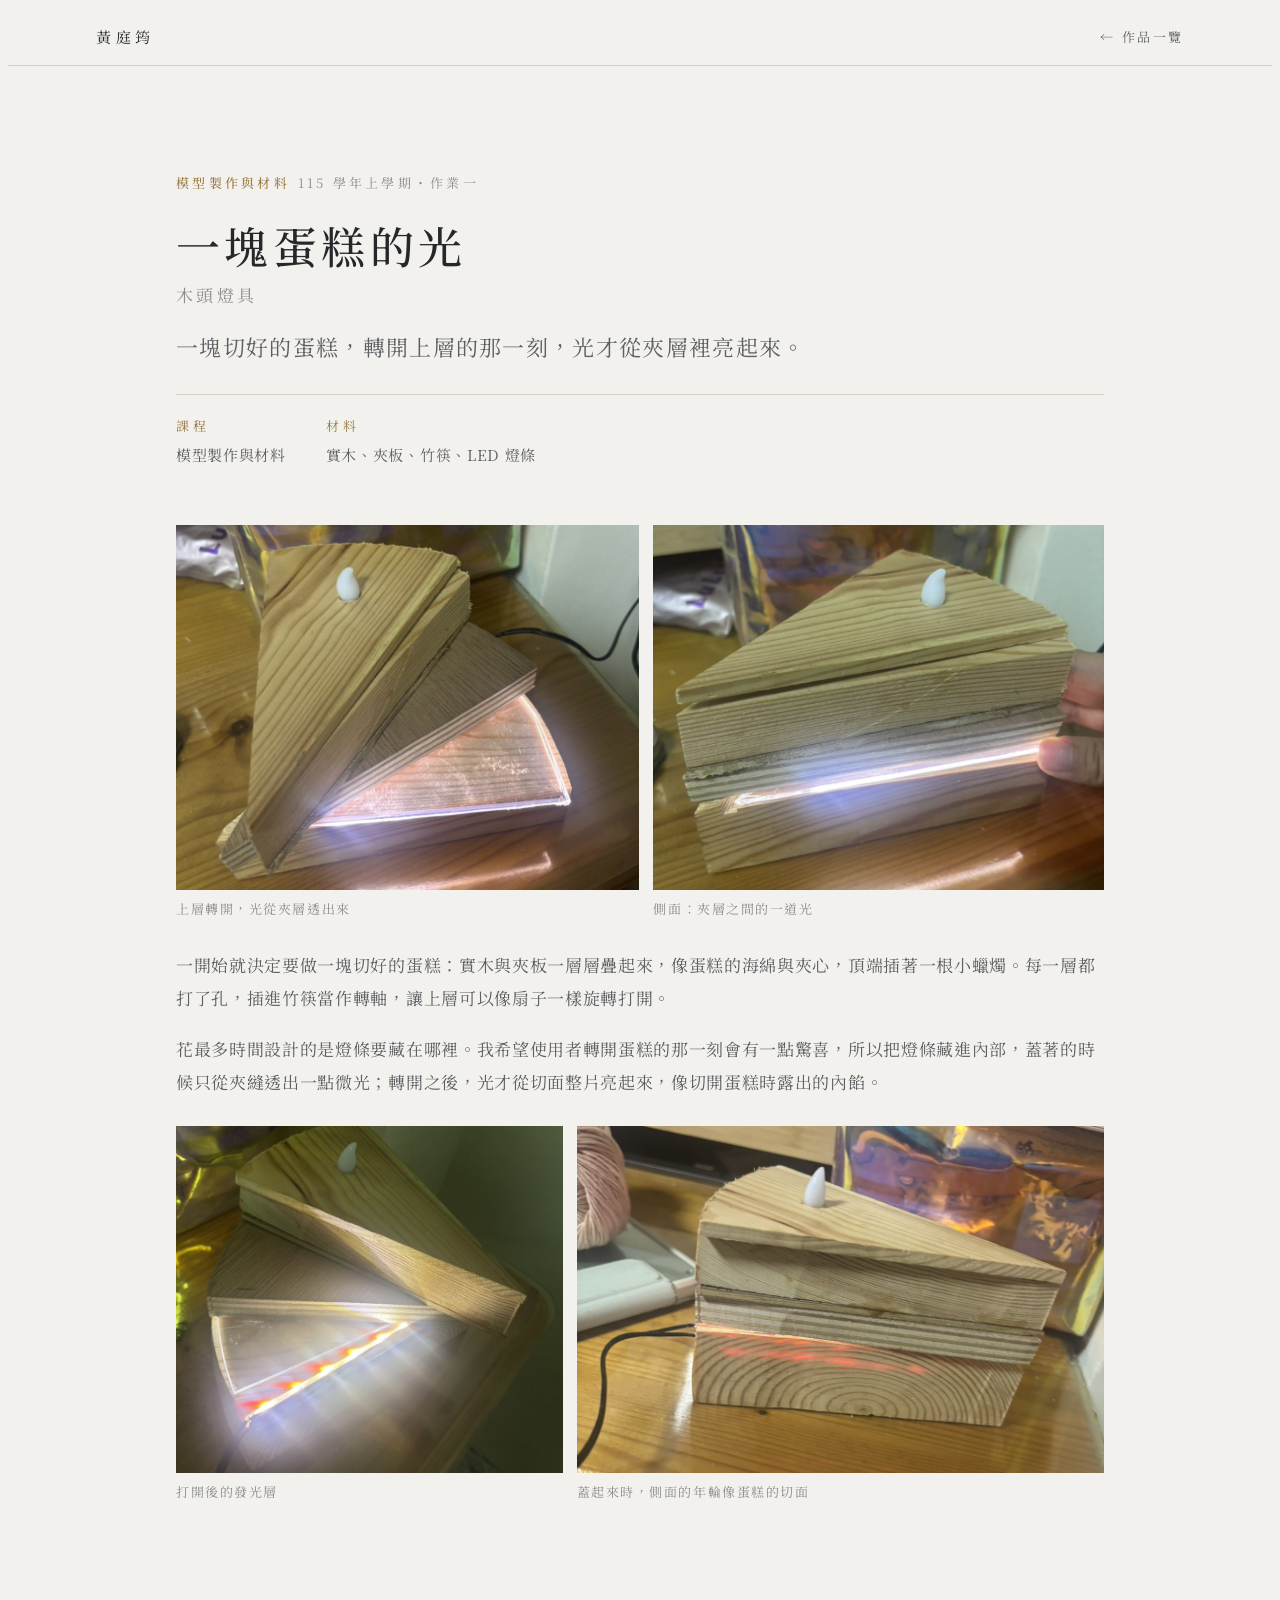
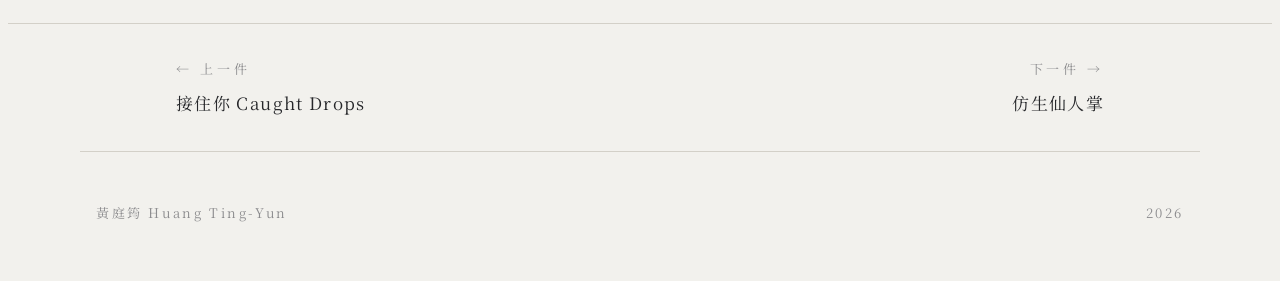
<file: lamp.html>
<!doctype html>
<html lang="zh-Hant">
<head>
<meta charset="utf-8">
<meta name="viewport" content="width=device-width, initial-scale=1, viewport-fit=cover">
<meta name="description" content="一塊蛋糕的光：轉開蛋糕的那一刻，光才從夾層裡亮起來。">
<title>一塊蛋糕的光｜黃庭筠</title>
<link rel="preconnect" href="https://fonts.googleapis.com">
<link rel="preconnect" href="https://fonts.gstatic.com" crossorigin>
<link rel="stylesheet" href="https://fonts.googleapis.com/css2?family=Noto+Serif+TC:wght@300;400;500;600;700&display=swap">
<link rel="stylesheet" href="style.css">
</head>
<body>
<nav class="nav" aria-label="主要">
  <div class="wrap">
    <a class="mark" href="index.html">黃庭筠</a>
    <ul class="keep"><li><a class="back" href="index.html#works">← 作品一覽</a></li></ul>
  </div>
</nav>

<header class="d-head">
  <div class="wrap">
    <div class="course"><b>模型製作與材料</b>115 學年上學期・作業一</div>
    <h1>一塊蛋糕的光<small>木頭燈具</small></h1>
    <p class="lead">一塊切好的蛋糕，轉開上層的那一刻，光才從夾層裡亮起來。</p>
    <dl class="d-meta"><div><dt>課程</dt><dd>模型製作與材料</dd></div><div><dt>材料</dt><dd>實木、夾板、竹筷、LED 燈條</dd></div></dl>
  </div>
</header>

<main class="d-body">
  <div class="wrap">
<article class="work">
        <div class="row">
          <figure style="--ar:1.2703"><div class="frame"><img src="img/lamp-open.jpg" alt="蛋糕切片造型的木頭燈具，上層旋轉打開，露出底下發光的層板"></div><figcaption>上層轉開，光從夾層透出來</figcaption></figure>
          <figure style="--ar:1.2350"><div class="frame"><img src="img/lamp-side.jpg" alt="蛋糕切片燈的側面，夾層間透出一道白光"></div><figcaption>側面：夾層之間的一道光</figcaption></figure>
        </div>
        <div class="text">
          <p>一開始就決定要做一塊切好的蛋糕：實木與夾板一層層疊起來，像蛋糕的海綿與夾心，頂端插著一根小蠟燭。每一層都打了孔，插進竹筷當作轉軸，讓上層可以像扇子一樣旋轉打開。</p>
          <p>花最多時間設計的是燈條要藏在哪裡。我希望使用者轉開蛋糕的那一刻會有一點驚喜，所以把燈條藏進內部，蓋著的時候只從夾縫透出一點微光；轉開之後，光才從切面整片亮起來，像切開蛋糕時露出的內餡。</p>
        </div>
        <div class="row">
          <figure style="--ar:1.1125"><div class="frame"><img src="img/lamp-glow.jpg" alt="打開後，透明壓克力層板邊緣發出光芒"></div><figcaption>打開後的發光層</figcaption></figure>
          <figure style="--ar:1.5178"><div class="frame"><img src="img/lamp-closed.jpg" alt="蓋起來的蛋糕切片燈，側面可以看見木頭年輪與微微透出的紅光"></div><figcaption>蓋起來時，側面的年輪像蛋糕的切面</figcaption></figure>
        </div>
</article>
  </div>
</main>

<nav class="pn" aria-label="上一件與下一件">
  <div class="wrap"><a class="prev" href="label.html"><small>← 上一件</small><span>接住你 Caught Drops</span></a><a class="next" href="cactus.html"><small>下一件 →</small><span>仿生仙人掌</span></a></div>
</nav>

<footer>
  <div class="wrap"><span>黃庭筠 Huang Ting-Yun</span><span>2026</span></div>
</footer>
</body>
</html>
</file>
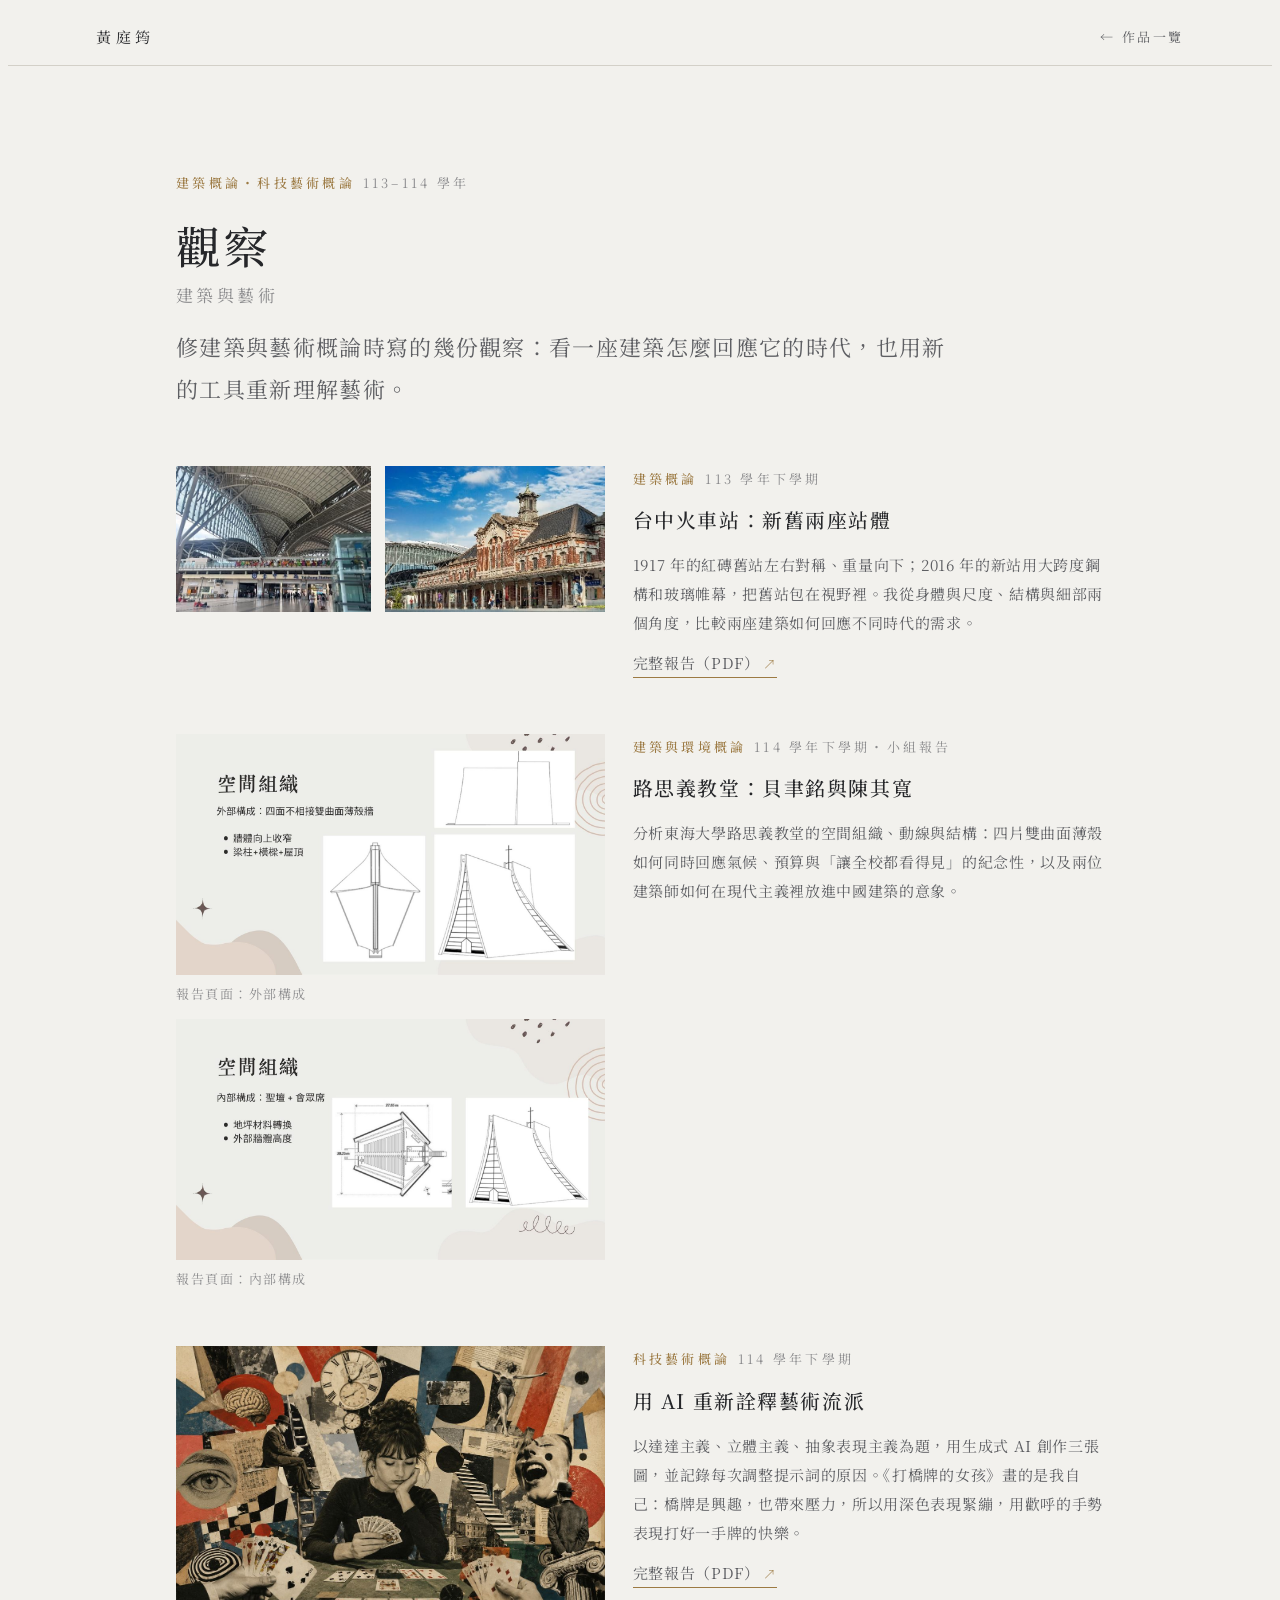
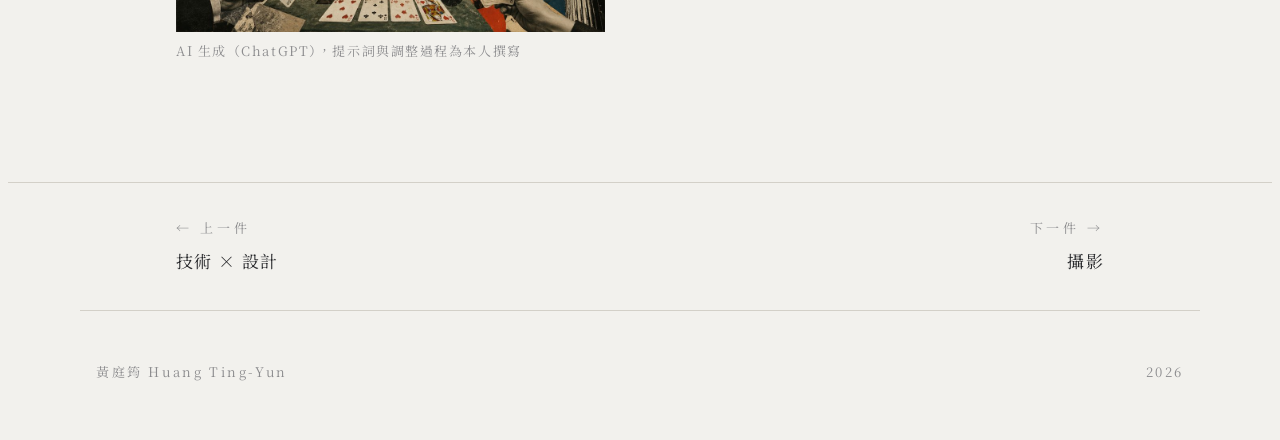
<file: notes.html>
<!doctype html>
<html lang="zh-Hant">
<head>
<meta charset="utf-8">
<meta name="viewport" content="width=device-width, initial-scale=1, viewport-fit=cover">
<meta name="description" content="觀察：台中火車站、路思義教堂，以及用 AI 重新詮釋藝術流派。">
<title>觀察｜黃庭筠</title>
<link rel="preconnect" href="https://fonts.googleapis.com">
<link rel="preconnect" href="https://fonts.gstatic.com" crossorigin>
<link rel="stylesheet" href="https://fonts.googleapis.com/css2?family=Noto+Serif+TC:wght@300;400;500;600;700&display=swap">
<link rel="stylesheet" href="style.css">
</head>
<body>
<nav class="nav" aria-label="主要">
  <div class="wrap">
    <a class="mark" href="index.html">黃庭筠</a>
    <ul class="keep"><li><a class="back" href="index.html#works">← 作品一覽</a></li></ul>
  </div>
</nav>

<header class="d-head">
  <div class="wrap">
    <div class="course"><b>建築概論・科技藝術概論</b>113–114 學年</div>
    <h1>觀察<small>建築與藝術</small></h1>
    <p class="lead">修建築與藝術概論時寫的幾份觀察：看一座建築怎麼回應它的時代，也用新的工具重新理解藝術。</p>
  </div>
</header>

<main class="d-body">
  <div class="wrap">

      <div class="obs">
        <div class="obs-item" id="taichung">
          <div class="row">
            <figure style="--ar:1.3342"><div class="frame"><img src="img/arch-roof.jpg" alt="台中火車站新站的弧形鋼構屋頂"></div></figure>
            <figure style="--ar:1.4985"><div class="frame"><img src="img/arch-old.jpg" alt="台中火車站紅磚舊站"></div></figure>
          </div>
          <div class="text">
            <div class="course"><b>建築概論</b>113 學年下學期</div>
            <h3>台中火車站：新舊兩座站體</h3>
            <p>1917 年的紅磚舊站左右對稱、重量向下；2016 年的新站用大跨度鋼構和玻璃帷幕，把舊站包在視野裡。我從身體與尺度、結構與細部兩個角度，比較兩座建築如何回應不同時代的需求。</p>
            <p class="more"><a href="files/taichung-station.pdf" target="_blank" rel="noopener">完整報告（PDF）</a></p>
          </div>
        </div>
        <div class="obs-item" id="luce">
          <div class="g2" style="grid-template-columns:1fr">
            <figure><div class="frame plain"><img src="img/pei-structure.jpg" alt="路思義教堂外部構成分析：四面不相接雙曲面薄殼牆的立面與平面圖"></div><figcaption>報告頁面：外部構成</figcaption></figure>
            <figure><div class="frame plain"><img src="img/pei-plan.jpg" alt="路思義教堂內部構成分析：聖壇與會眾席的平面圖"></div><figcaption>報告頁面：內部構成</figcaption></figure>
          </div>
          <div class="text">
            <div class="course"><b>建築與環境概論</b>114 學年下學期・小組報告</div>
            <h3>路思義教堂：貝聿銘與陳其寬</h3>
            <p>分析東海大學路思義教堂的空間組織、動線與結構：四片雙曲面薄殼如何同時回應氣候、預算與「讓全校都看得見」的紀念性，以及兩位建築師如何在現代主義裡放進中國建築的意象。</p>
          </div>
        </div>
        <div class="obs-item" id="ai-art">
          <figure><div class="frame"><img src="img/art-bridge.jpg" alt="以達達主義風格生成的圖像：打橋牌的女孩"></div><figcaption>AI 生成（ChatGPT），提示詞與調整過程為本人撰寫</figcaption></figure>
          <div class="text">
            <div class="course"><b>科技藝術概論</b>114 學年下學期</div>
            <h3>用 AI 重新詮釋藝術流派</h3>
            <p>以達達主義、立體主義、抽象表現主義為題，用生成式 AI 創作三張圖，並記錄每次調整提示詞的原因。《打橋牌的女孩》畫的是我自己：橋牌是興趣，也帶來壓力，所以用深色表現緊繃，用歡呼的手勢表現打好一手牌的快樂。</p>
            <p class="more"><a href="files/tech-art-final.pdf" target="_blank" rel="noopener">完整報告（PDF）</a></p>
          </div>
        </div>
      </div>
  </div>
</main>

<nav class="pn" aria-label="上一件與下一件">
  <div class="wrap"><a class="prev" href="tech.html"><small>← 上一件</small><span>技術 × 設計</span></a><a class="next" href="photo.html"><small>下一件 →</small><span>攝影</span></a></div>
</nav>

<footer>
  <div class="wrap"><span>黃庭筠 Huang Ting-Yun</span><span>2026</span></div>
</footer>
</body>
</html>
</file>
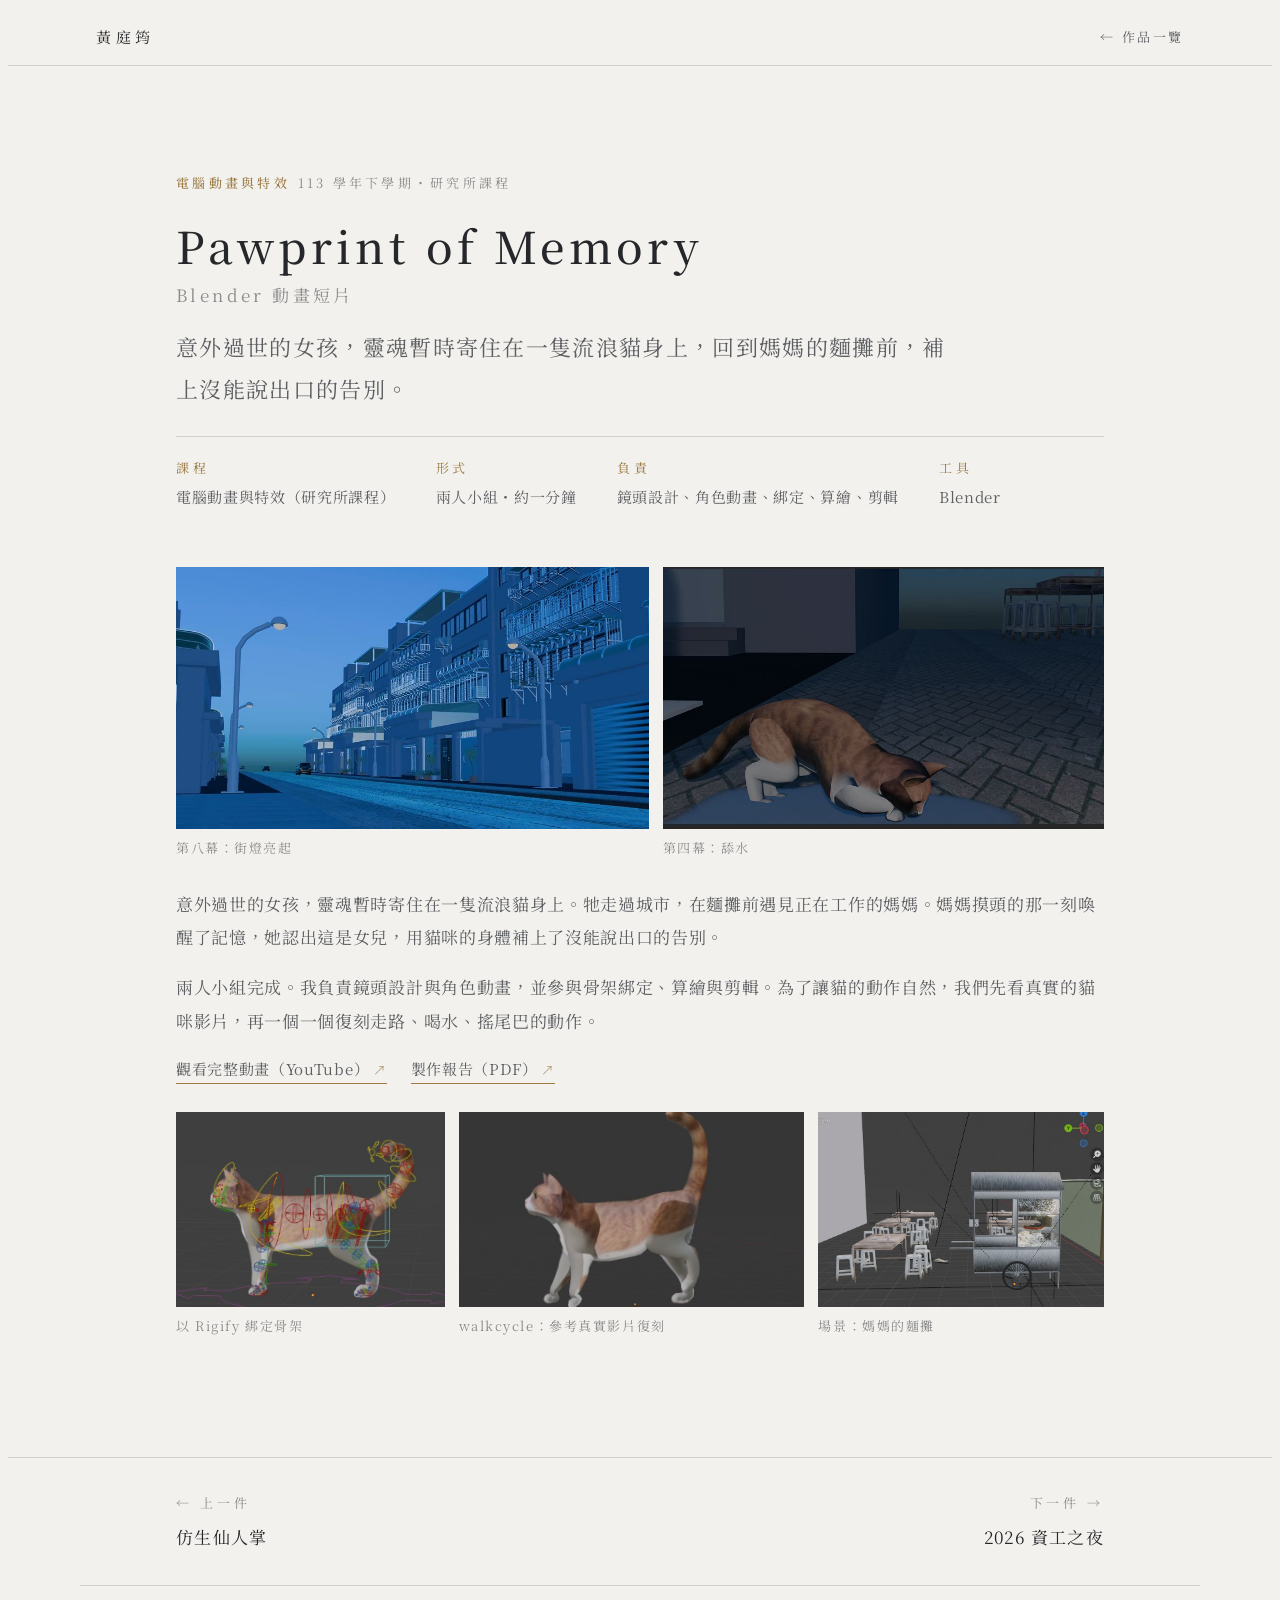
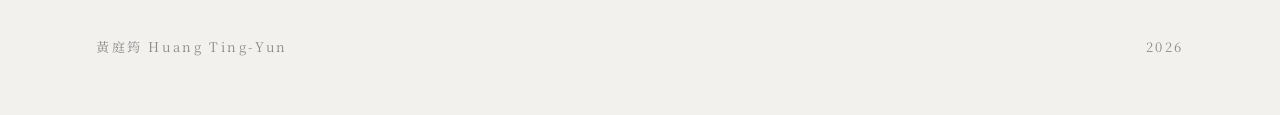
<file: pawprint.html>
<!doctype html>
<html lang="zh-Hant">
<head>
<meta charset="utf-8">
<meta name="viewport" content="width=device-width, initial-scale=1, viewport-fit=cover">
<meta name="description" content="Pawprint of Memory：寄住在流浪貓身上的女孩，回到媽媽的麵攤前告別。">
<title>Pawprint of Memory｜黃庭筠</title>
<link rel="preconnect" href="https://fonts.googleapis.com">
<link rel="preconnect" href="https://fonts.gstatic.com" crossorigin>
<link rel="stylesheet" href="https://fonts.googleapis.com/css2?family=Noto+Serif+TC:wght@300;400;500;600;700&display=swap">
<link rel="stylesheet" href="style.css">
</head>
<body>
<nav class="nav" aria-label="主要">
  <div class="wrap">
    <a class="mark" href="index.html">黃庭筠</a>
    <ul class="keep"><li><a class="back" href="index.html#works">← 作品一覽</a></li></ul>
  </div>
</nav>

<header class="d-head">
  <div class="wrap">
    <div class="course"><b>電腦動畫與特效</b>113 學年下學期・研究所課程</div>
    <h1>Pawprint of Memory<small>Blender 動畫短片</small></h1>
    <p class="lead">意外過世的女孩，靈魂暫時寄住在一隻流浪貓身上，回到媽媽的麵攤前，補上沒能說出口的告別。</p>
    <dl class="d-meta"><div><dt>課程</dt><dd>電腦動畫與特效（研究所課程）</dd></div><div><dt>形式</dt><dd>兩人小組・約一分鐘</dd></div><div><dt>負責</dt><dd>鏡頭設計、角色動畫、綁定、算繪、剪輯</dd></div><div><dt>工具</dt><dd>Blender</dd></div></dl>
  </div>
</header>

<main class="d-body">
  <div class="wrap">
<article class="work">
        <div class="row">
          <figure style="--ar:1.8043"><div class="frame"><img src="img/anim-dusk.jpg" alt="動畫場景：黃昏的台灣街道"></div><figcaption>第八幕：街燈亮起</figcaption></figure>
          <figure style="--ar:1.6857"><div class="frame"><img src="img/anim-water.jpg" alt="動畫場景：流浪貓舔地上的水"></div><figcaption>第四幕：舔水</figcaption></figure>
        </div>
        <div class="text">
          <p>意外過世的女孩，靈魂暫時寄住在一隻流浪貓身上。牠走過城市，在麵攤前遇見正在工作的媽媽。媽媽摸頭的那一刻喚醒了記憶，她認出這是女兒，用貓咪的身體補上了沒能說出口的告別。</p>
          <p>兩人小組完成。我負責鏡頭設計與角色動畫，並參與骨架綁定、算繪與剪輯。為了讓貓的動作自然，我們先看真實的貓咪影片，再一個一個復刻走路、喝水、搖尾巴的動作。</p>
          <p class="more"><a href="https://youtu.be/bq9b_xUh20c" target="_blank" rel="noopener">觀看完整動畫（YouTube）</a><a href="files/pawprint-report.pdf" target="_blank" rel="noopener">製作報告（PDF）</a></p>
        </div>
        <div class="row">
          <figure style="--ar:1.3765"><div class="frame"><img src="img/anim-rig.jpg" alt="貓咪骨架綁定的 Blender 畫面"></div><figcaption>以 Rigify 綁定骨架</figcaption></figure>
          <figure style="--ar:1.7729"><div class="frame"><img src="img/anim-walk.jpg" alt="貓咪走路動作"></div><figcaption>walkcycle：參考真實影片復刻</figcaption></figure>
          <figure style="--ar:1.4636"><div class="frame"><img src="img/anim-stall.jpg" alt="麵攤場景的 Blender 模型"></div><figcaption>場景：媽媽的麵攤</figcaption></figure>
        </div>
</article>
  </div>
</main>

<nav class="pn" aria-label="上一件與下一件">
  <div class="wrap"><a class="prev" href="cactus.html"><small>← 上一件</small><span>仿生仙人掌</span></a><a class="next" href="csnight.html"><small>下一件 →</small><span>2026 資工之夜</span></a></div>
</nav>

<footer>
  <div class="wrap"><span>黃庭筠 Huang Ting-Yun</span><span>2026</span></div>
</footer>
</body>
</html>
</file>
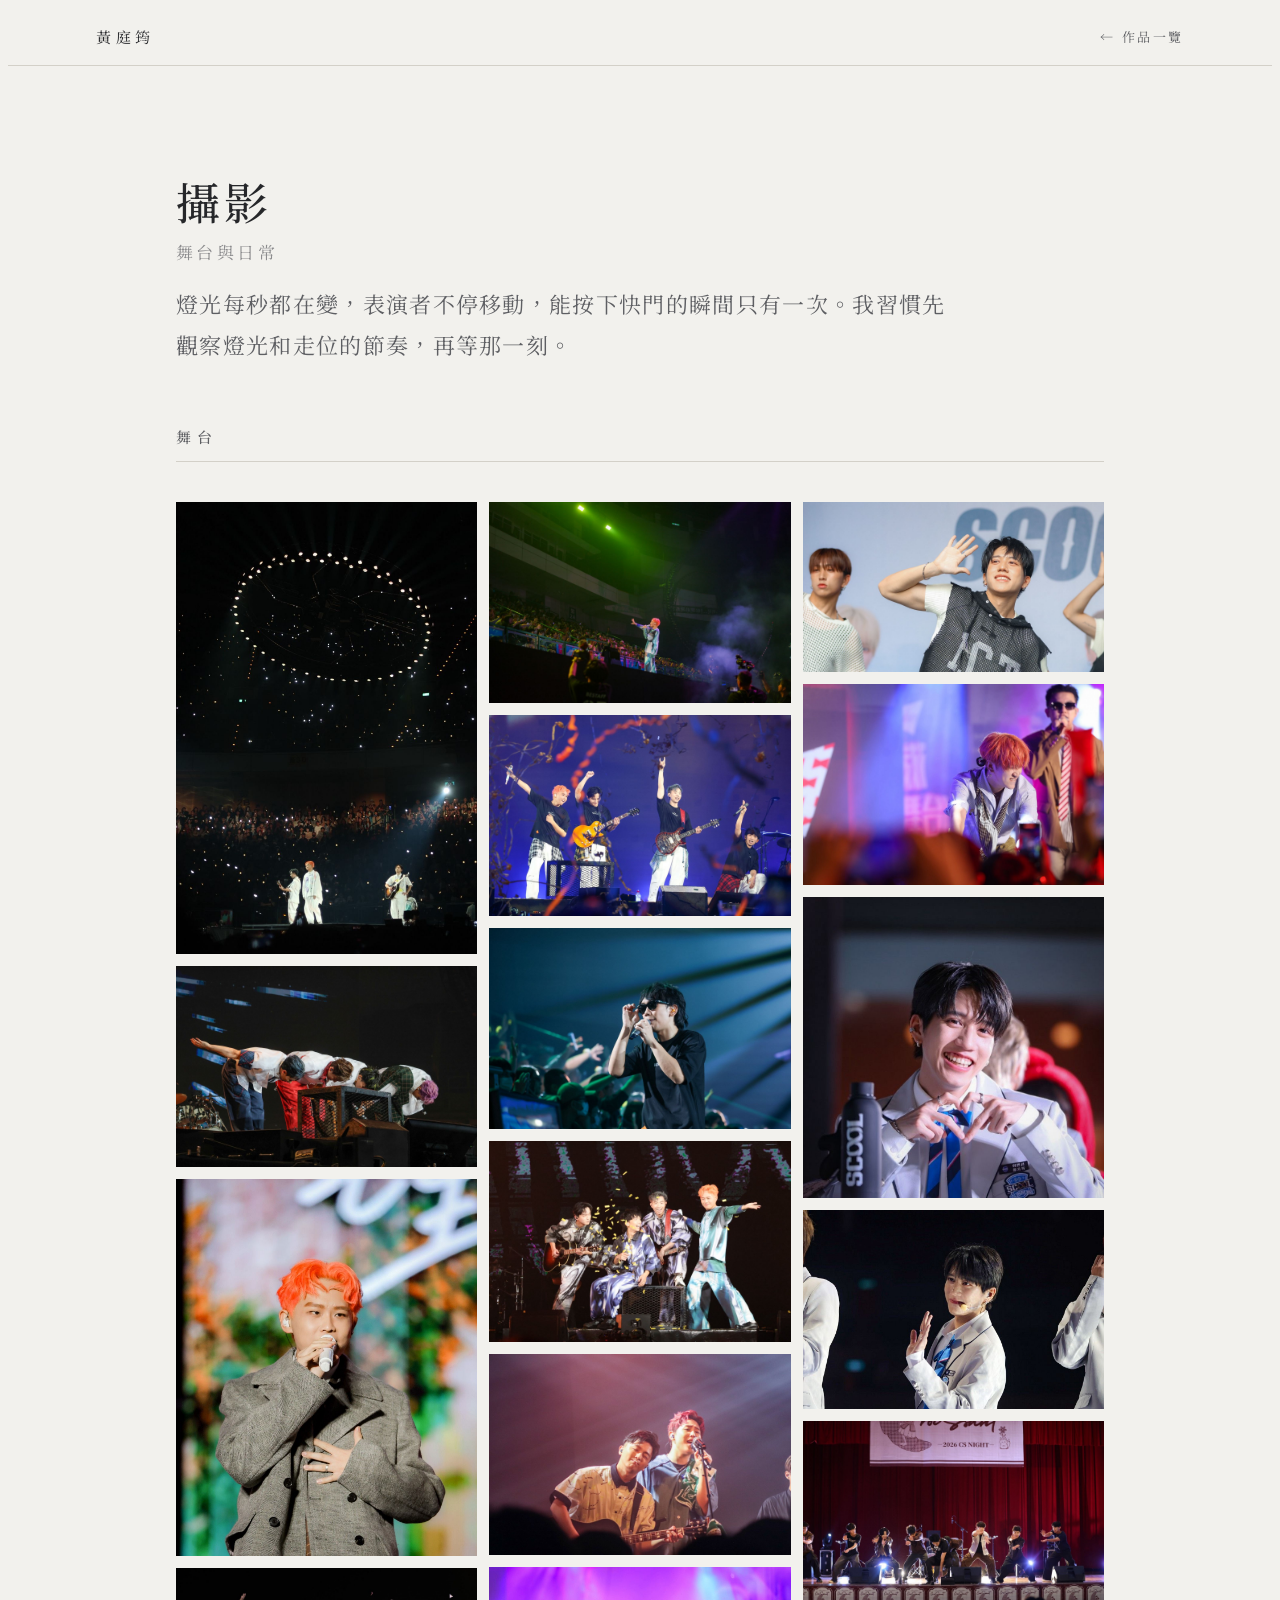
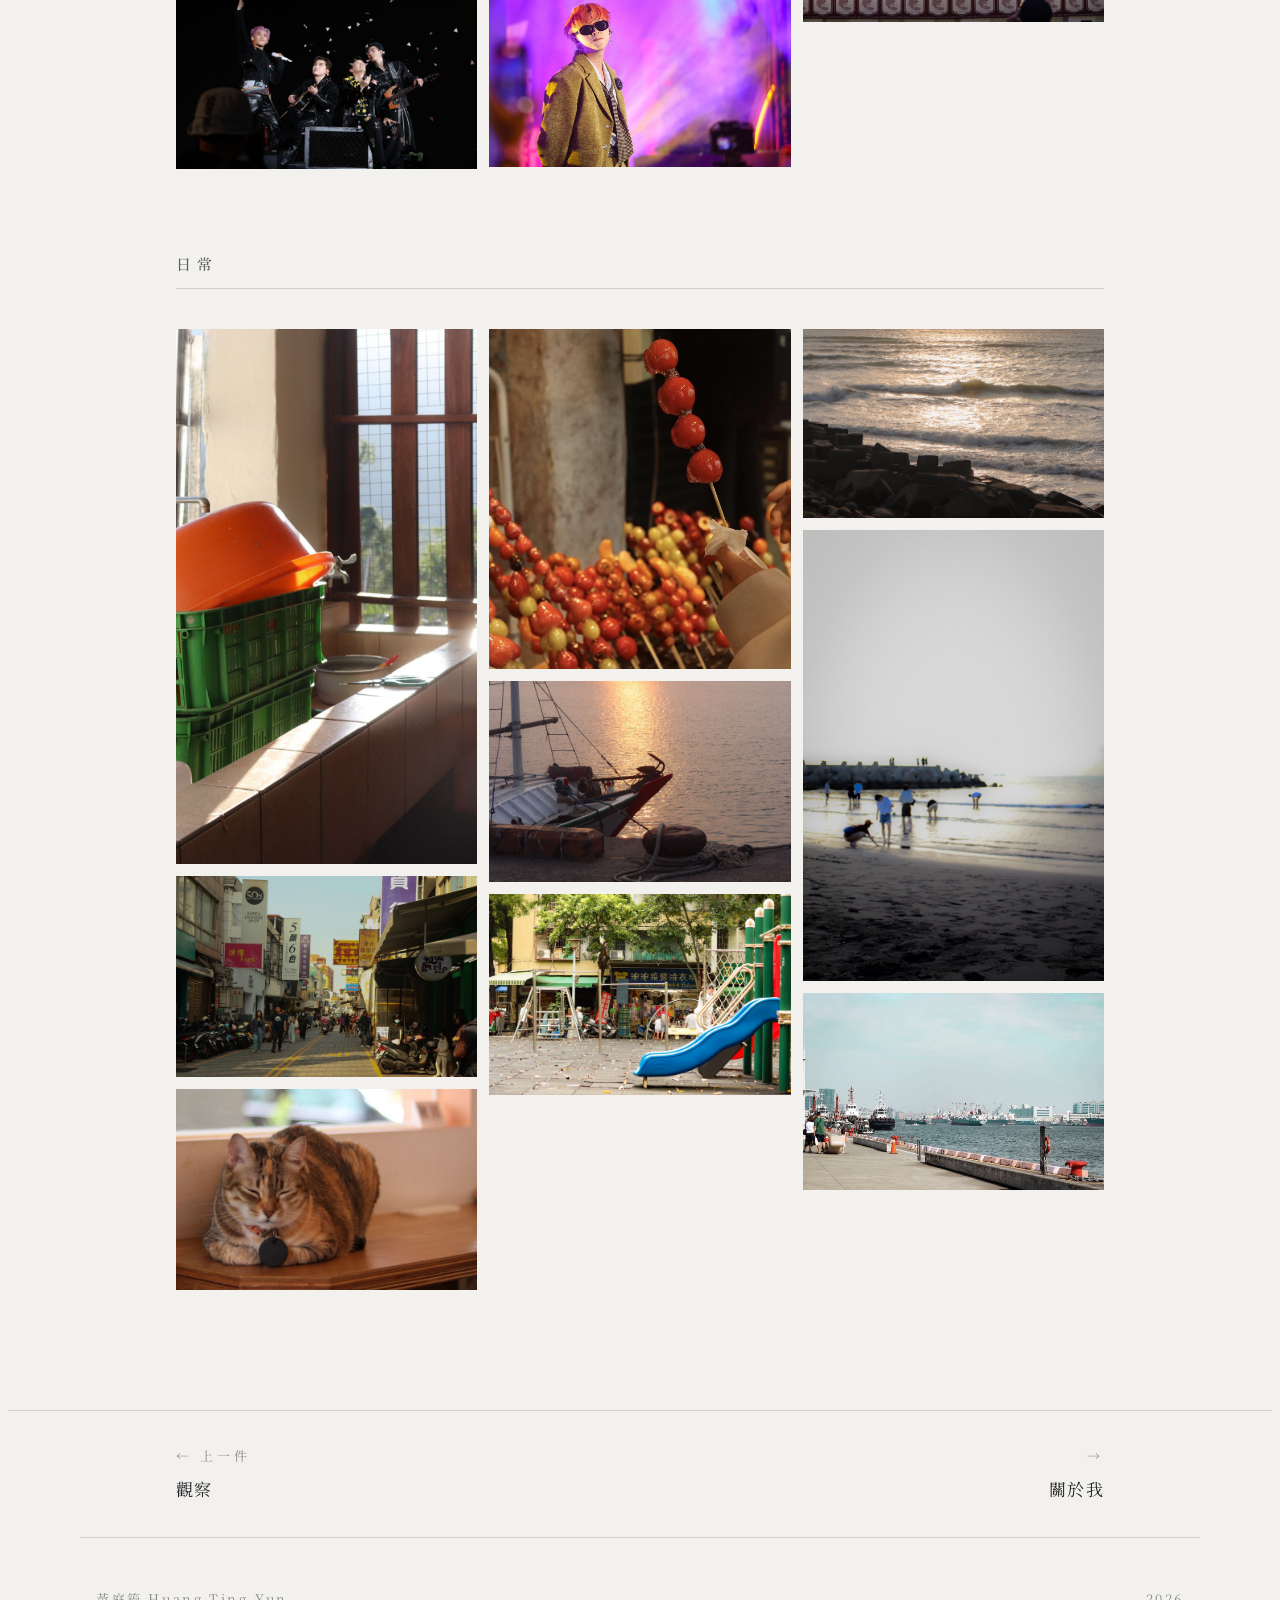
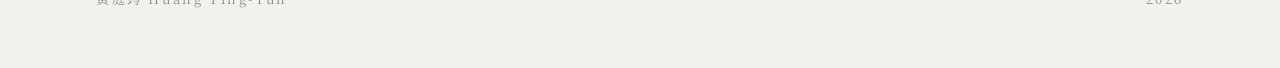
<file: photo.html>
<!doctype html>
<html lang="zh-Hant">
<head>
<meta charset="utf-8">
<meta name="viewport" content="width=device-width, initial-scale=1, viewport-fit=cover">
<meta name="description" content="攝影：燈光每秒都在變，能按下快門的瞬間只有一次。">
<title>攝影｜黃庭筠</title>
<link rel="preconnect" href="https://fonts.googleapis.com">
<link rel="preconnect" href="https://fonts.gstatic.com" crossorigin>
<link rel="stylesheet" href="https://fonts.googleapis.com/css2?family=Noto+Serif+TC:wght@300;400;500;600;700&display=swap">
<link rel="stylesheet" href="style.css">
</head>
<body>
<nav class="nav" aria-label="主要">
  <div class="wrap">
    <a class="mark" href="index.html">黃庭筠</a>
    <ul class="keep"><li><a class="back" href="index.html#works">← 作品一覽</a></li></ul>
  </div>
</nav>

<header class="d-head">
  <div class="wrap">
    
    <h1>攝影<small>舞台與日常</small></h1>
    <p class="lead">燈光每秒都在變，表演者不停移動，能按下快門的瞬間只有一次。我習慣先觀察燈光和走位的節奏，再等那一刻。</p>
  </div>
</header>

<main class="d-body">
  <div class="wrap">

      
      <h3 class="ph-h">舞台</h3>
      <div class="photos">
        <figure class="ph"><img src="img/photo-01.jpg" alt="演唱會場館全景：舞台上方的環形燈陣與觀眾席的手機燈光"></figure>
        <figure class="ph"><img src="img/photo-02.jpg" alt="四位樂團成員在舞台上一起鞠躬"></figure>
        <figure class="ph"><img src="img/photo-03.jpg" alt="橘髮歌手手按胸口演唱"></figure>
        <figure class="ph"><img src="img/photo-04.jpg" alt="紙飛機從空中落下，樂團成員抬頭看"></figure>
        <figure class="ph"><img src="img/photo-05.jpg" alt="綠色燈光下，歌手走到觀眾席旁"></figure>
        <figure class="ph"><img src="img/photo-06.jpg" alt="彩帶飛舞中，樂團成員舉手歡呼"></figure>
        <figure class="ph"><img src="img/photo-07.jpg" alt="藍色燈光中戴墨鏡的歌手"></figure>
        <figure class="ph"><img src="img/photo-08.jpg" alt="黃色紙片落下，四人在舞台上大笑"></figure>
        <figure class="ph"><img src="img/photo-09.jpg" alt="吉他手靠在主唱肩上一起演唱"></figure>
        <figure class="ph"><img src="img/photo-10.jpg" alt="紫色燈光前戴墨鏡的歌手"></figure>
        <figure class="ph"><img src="img/photo-11.jpg" alt="戶外舞台上揮手微笑的表演者"></figure>
        <figure class="ph"><img src="img/photo-12.jpg" alt="橘髮表演者在台前蹲下靠近觀眾"></figure>
        <figure class="ph"><img src="img/photo-13.jpg" alt="穿制服的表演者比愛心微笑"></figure>
        <figure class="ph"><img src="img/photo-14.jpg" alt="穿白色西裝的表演者揮手"></figure>
        <figure class="ph"><img src="img/photo-15.jpg" alt="2026 資工之夜舞蹈表演"></figure>
      </div>
      <h3 class="ph-h">日常</h3>
      <div class="photos">
        <figure class="ph"><img src="img/photo-18.jpg" alt="陽光從木窗灑進洗手台，橘色臉盆疊在綠色籃子上"></figure>
        <figure class="ph"><img src="img/photo-17.jpg" alt="午後的商店街，招牌林立"></figure>
        <figure class="ph"><img src="img/photo-19.jpg" alt="在木櫃上睡覺的三花貓"></figure>
        <figure class="ph"><img src="img/photo-20.jpg" alt="拿在手上的糖葫蘆，背景是整排水果串"></figure>
        <figure class="ph"><img src="img/photo-21.jpg" alt="夕陽下停泊在碼頭的漁船船頭與繫纜柱"></figure>
        <figure class="ph"><img src="img/photo-16.jpg" alt="社區公園的溜滑梯與街邊洗衣店"></figure>
        <figure class="ph"><img src="img/photo-22.jpg" alt="消波塊前倒映金光的海浪"></figure>
        <figure class="ph"><img src="img/photo-23.jpg" alt="黃昏海灘上彎腰撿拾的人影"></figure>
        <figure class="ph"><img src="img/photo-24.jpg" alt="港邊步道與停泊的船隻"></figure>
      </div>
  </div>
</main>

<nav class="pn" aria-label="上一件與下一件">
  <div class="wrap"><a class="prev" href="notes.html"><small>← 上一件</small><span>觀察</span></a><a class="next" href="index.html#about"><small>→</small><span>關於我</span></a></div>
</nav>

<footer>
  <div class="wrap"><span>黃庭筠 Huang Ting-Yun</span><span>2026</span></div>
</footer>
</body>
</html>
</file>
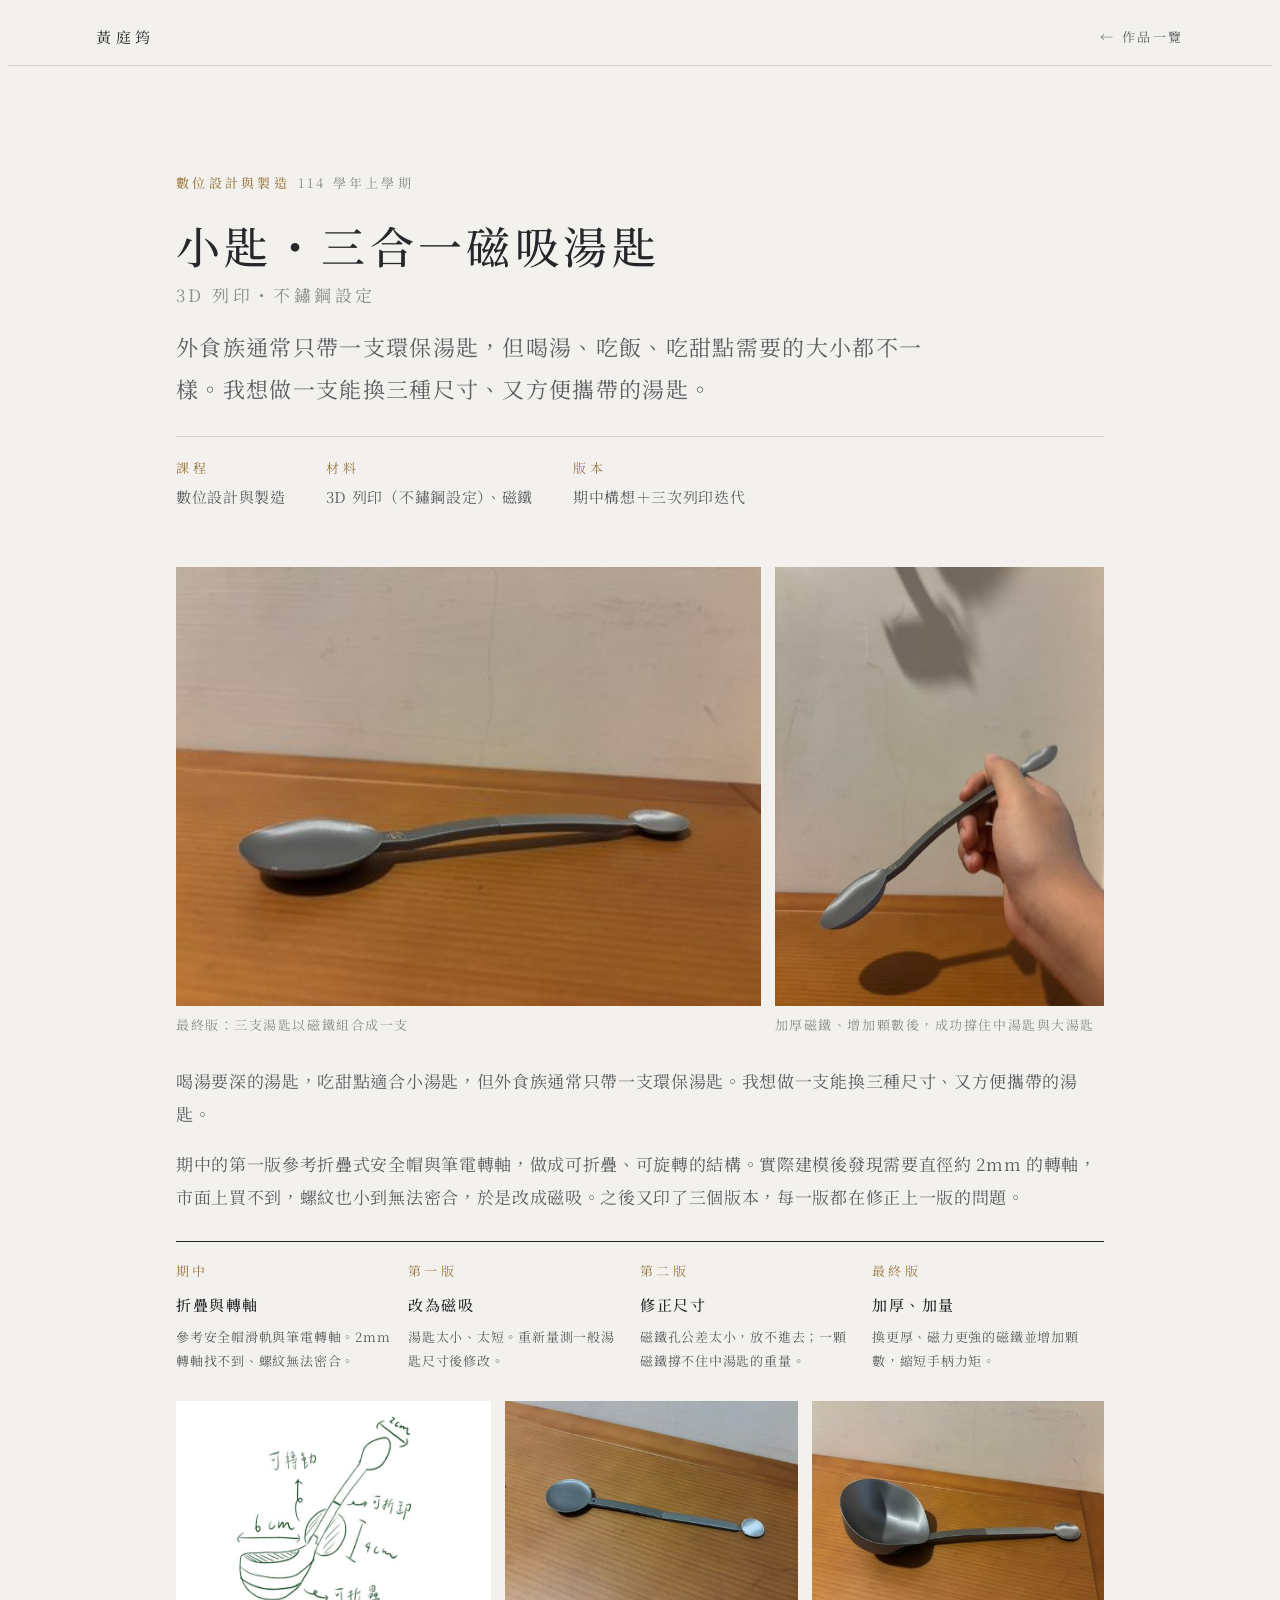
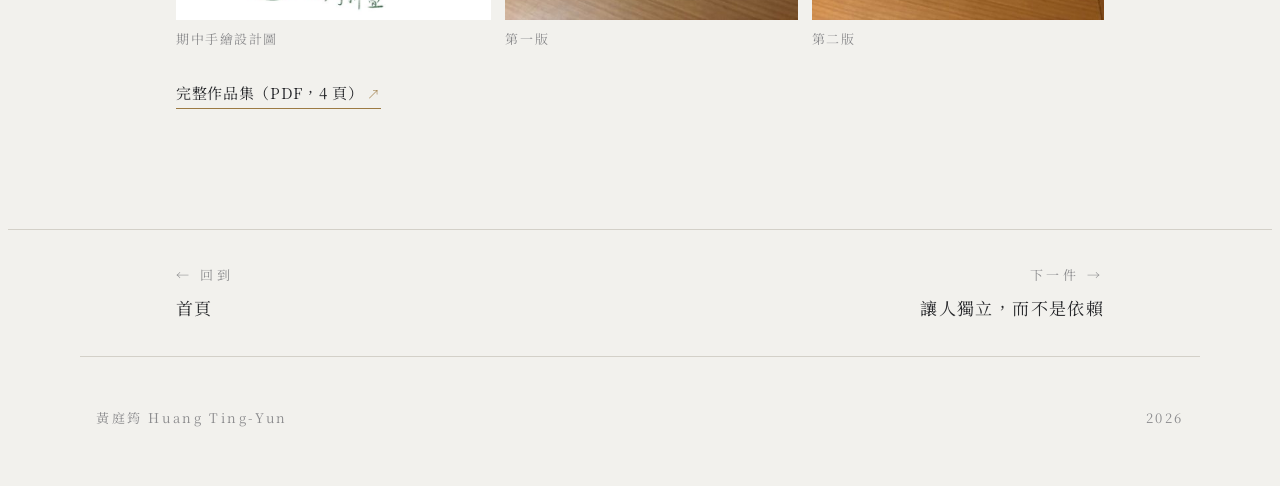
<file: spoon.html>
<!doctype html>
<html lang="zh-Hant">
<head>
<meta charset="utf-8">
<meta name="viewport" content="width=device-width, initial-scale=1, viewport-fit=cover">
<meta name="description" content="小匙・三合一磁吸湯匙：一支湯匙換三種尺寸。從轉軸改成磁吸，前後印了四個版本。">
<title>小匙・三合一磁吸湯匙｜黃庭筠</title>
<link rel="preconnect" href="https://fonts.googleapis.com">
<link rel="preconnect" href="https://fonts.gstatic.com" crossorigin>
<link rel="stylesheet" href="https://fonts.googleapis.com/css2?family=Noto+Serif+TC:wght@300;400;500;600;700&display=swap">
<link rel="stylesheet" href="style.css">
</head>
<body>
<nav class="nav" aria-label="主要">
  <div class="wrap">
    <a class="mark" href="index.html">黃庭筠</a>
    <ul class="keep"><li><a class="back" href="index.html#works">← 作品一覽</a></li></ul>
  </div>
</nav>

<header class="d-head">
  <div class="wrap">
    <div class="course"><b>數位設計與製造</b>114 學年上學期</div>
    <h1>小匙・三合一磁吸湯匙<small>3D 列印・不鏽鋼設定</small></h1>
    <p class="lead">外食族通常只帶一支環保湯匙，但喝湯、吃飯、吃甜點需要的大小都不一樣。我想做一支能換三種尺寸、又方便攜帶的湯匙。</p>
    <dl class="d-meta"><div><dt>課程</dt><dd>數位設計與製造</dd></div><div><dt>材料</dt><dd>3D 列印（不鏽鋼設定）、磁鐵</dd></div><div><dt>版本</dt><dd>期中構想＋三次列印迭代</dd></div></dl>
  </div>
</header>

<main class="d-body">
  <div class="wrap">
<article class="work">
        <div class="row">
          <figure style="--ar:1.3333"><div class="frame"><img src="img/spoon-final.jpg" alt="最終版三合一湯匙，放在木桌上"></div><figcaption>最終版：三支湯匙以磁鐵組合成一支</figcaption></figure>
          <figure style="--ar:0.7513"><div class="frame"><img src="img/spoon-final-hand.jpg" alt="手持最終版湯匙，磁鐵撐住大湯匙"></div><figcaption>加厚磁鐵、增加顆數後，成功撐住中湯匙與大湯匙</figcaption></figure>
        </div>
        <div class="text">
          <p>喝湯要深的湯匙，吃甜點適合小湯匙，但外食族通常只帶一支環保湯匙。我想做一支能換三種尺寸、又方便攜帶的湯匙。</p>
          <p>期中的第一版參考折疊式安全帽與筆電轉軸，做成可折疊、可旋轉的結構。實際建模後發現需要直徑約 2mm 的轉軸，市面上買不到，螺紋也小到無法密合，於是改成磁吸。之後又印了三個版本，每一版都在修正上一版的問題。</p>
        </div>
        <ol class="process" aria-label="製作過程">
          <li><span class="st">期中</span><h4>折疊與轉軸</h4><p>參考安全帽滑軌與筆電轉軸。2mm 轉軸找不到、螺紋無法密合。</p></li>
          <li><span class="st">第一版</span><h4>改為磁吸</h4><p>湯匙太小、太短。重新量測一般湯匙尺寸後修改。</p></li>
          <li><span class="st">第二版</span><h4>修正尺寸</h4><p>磁鐵孔公差太小，放不進去；一顆磁鐵撐不住中湯匙的重量。</p></li>
          <li><span class="st">最終版</span><h4>加厚、加量</h4><p>換更厚、磁力更強的磁鐵並增加顆數，縮短手柄力矩。</p></li>
        </ol>
        <div class="row">
          <figure style="--ar:1.4390"><div class="frame"><img src="img/spoon-sketch.jpg" alt="湯匙手繪設計圖，標示尺寸與折疊方式"></div><figcaption>期中手繪設計圖</figcaption></figure>
          <figure style="--ar:1.3333"><div class="frame"><img src="img/spoon-v1.jpg" alt="第一版 3D 列印湯匙"></div><figcaption>第一版</figcaption></figure>
          <figure style="--ar:1.3333"><div class="frame"><img src="img/spoon-v2.jpg" alt="第二版 3D 列印湯匙，大湯匙疊在中湯匙上"></div><figcaption>第二版</figcaption></figure>
        </div>
        <p class="more"><a href="files/spoon-portfolio.pdf" target="_blank" rel="noopener">完整作品集（PDF，4 頁）</a></p>
</article>
  </div>
</main>

<nav class="pn" aria-label="上一件與下一件">
  <div class="wrap"><a class="prev" href="index.html"><small>← 回到</small><span>首頁</span></a><a class="next" href="ud.html"><small>下一件 →</small><span>讓人獨立，而不是依賴</span></a></div>
</nav>

<footer>
  <div class="wrap"><span>黃庭筠 Huang Ting-Yun</span><span>2026</span></div>
</footer>
</body>
</html>
</file>
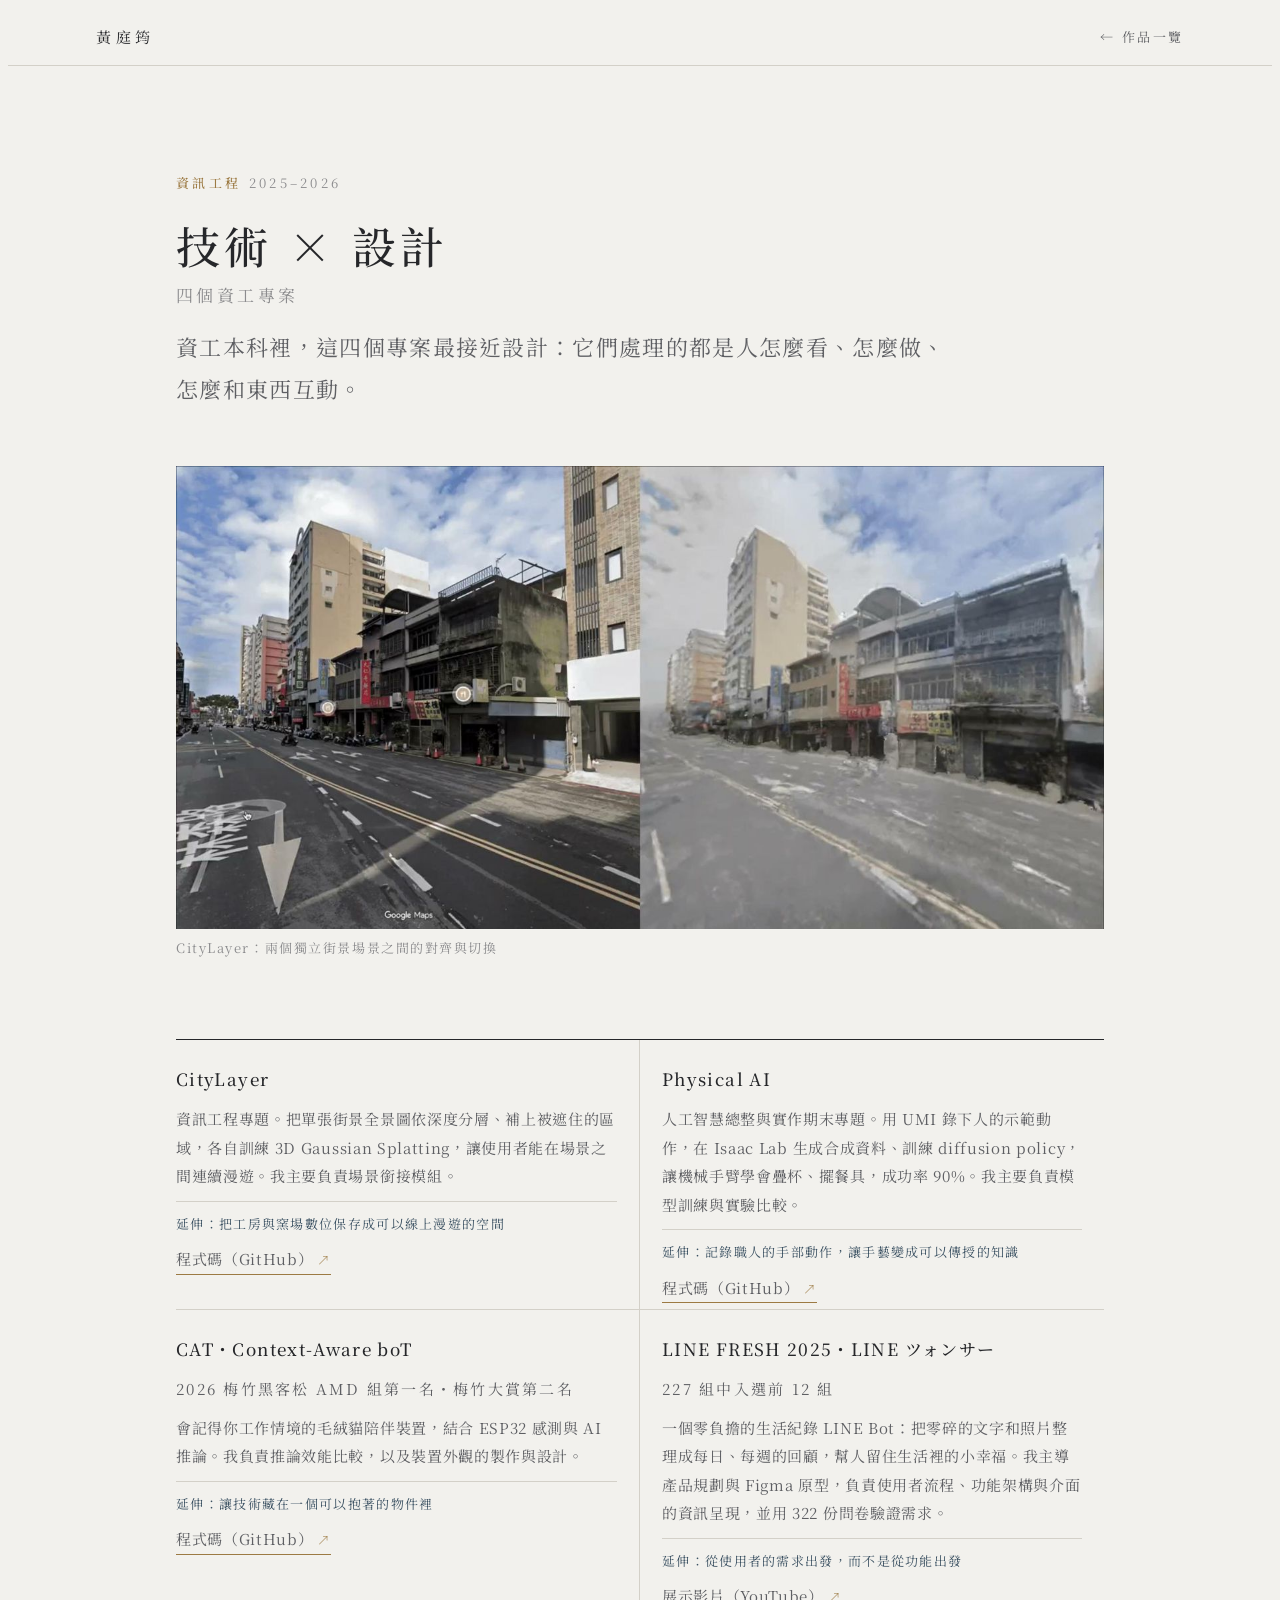
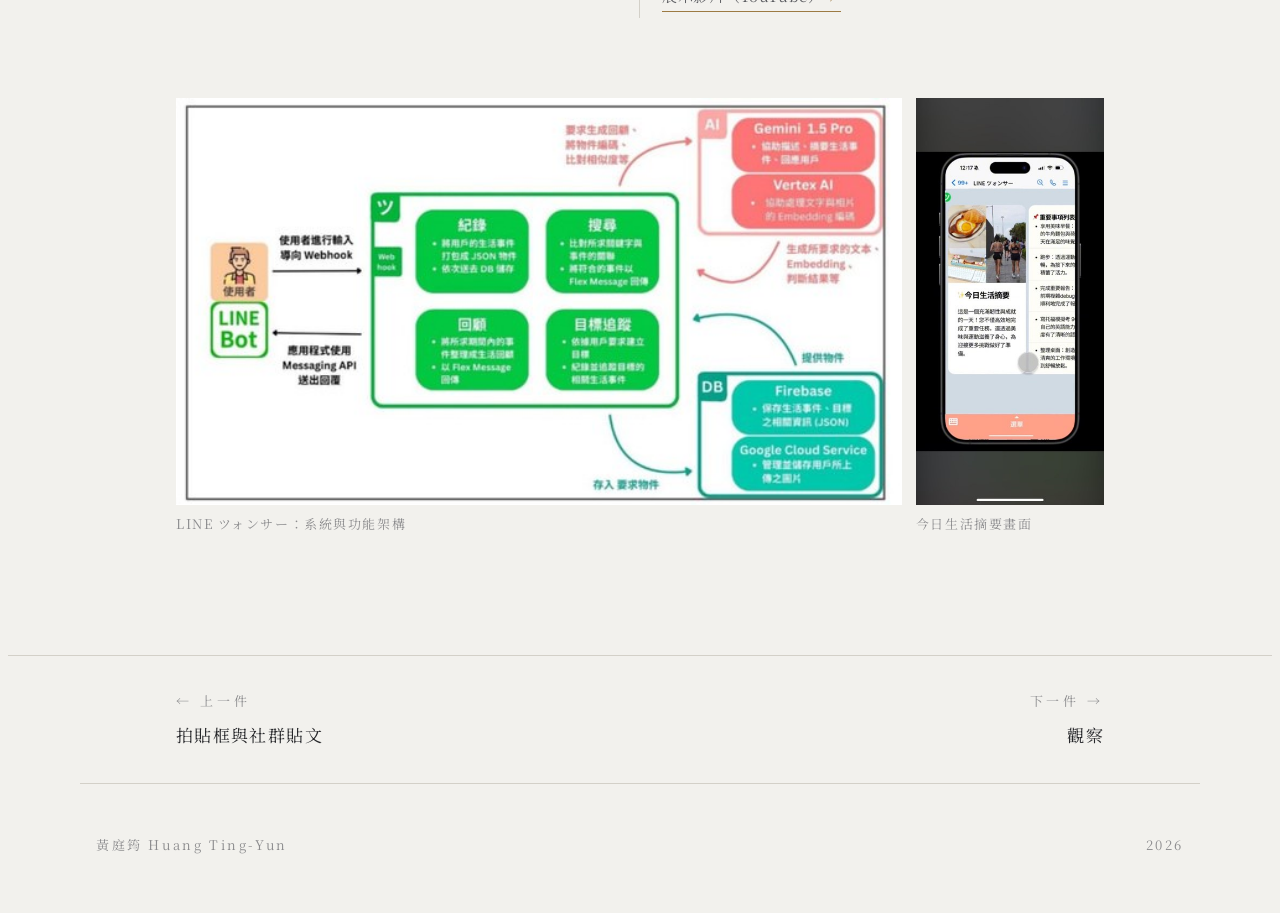
<file: tech.html>
<!doctype html>
<html lang="zh-Hant">
<head>
<meta charset="utf-8">
<meta name="viewport" content="width=device-width, initial-scale=1, viewport-fit=cover">
<meta name="description" content="技術 × 設計：CityLayer、Physical AI、CAT 陪伴裝置與 LINE FRESH。">
<title>技術 × 設計｜黃庭筠</title>
<link rel="preconnect" href="https://fonts.googleapis.com">
<link rel="preconnect" href="https://fonts.gstatic.com" crossorigin>
<link rel="stylesheet" href="https://fonts.googleapis.com/css2?family=Noto+Serif+TC:wght@300;400;500;600;700&display=swap">
<link rel="stylesheet" href="style.css">
</head>
<body>
<nav class="nav" aria-label="主要">
  <div class="wrap">
    <a class="mark" href="index.html">黃庭筠</a>
    <ul class="keep"><li><a class="back" href="index.html#works">← 作品一覽</a></li></ul>
  </div>
</nav>

<header class="d-head">
  <div class="wrap">
    <div class="course"><b>資訊工程</b>2025–2026</div>
    <h1>技術 × 設計<small>四個資工專案</small></h1>
    <p class="lead">資工本科裡，這四個專案最接近設計：它們處理的都是人怎麼看、怎麼做、怎麼和東西互動。</p>
  </div>
</header>

<main class="d-body">
  <div class="wrap">

      
      <figure><div class="frame"><img src="img/city-trans.jpg" alt="CityLayer 兩個街景場景之間的銜接畫面"></div><figcaption>CityLayer：兩個獨立街景場景之間的對齊與切換</figcaption></figure>
      <div class="tech" id="tech-cards">
        <article id="citylayer">
          <h3>CityLayer</h3>
          <p>資訊工程專題。把單張街景全景圖依深度分層、補上被遮住的區域，各自訓練 3D Gaussian Splatting，讓使用者能在場景之間連續漫遊。我主要負責場景銜接模組。</p>
          <p class="bridge">延伸：把工房與窯場數位保存成可以線上漫遊的空間</p>
          <p class="more"><a href="https://github.com/yiying10/CityLayer" target="_blank" rel="noopener">程式碼（GitHub）</a></p>
        </article>
        <article id="physical-ai">
          <h3>Physical AI</h3>
          <p>人工智慧總整與實作期末專題。用 UMI 錄下人的示範動作，在 Isaac Lab 生成合成資料、訓練 diffusion policy，讓機械手臂學會疊杯、擺餐具，成功率 90%。我主要負責模型訓練與實驗比較。</p>
          <p class="bridge">延伸：記錄職人的手部動作，讓手藝變成可以傳授的知識</p>
          <p class="more"><a href="https://github.com/annchenn/AIC-final-project-team5" target="_blank" rel="noopener">程式碼（GitHub）</a></p>
        </article>
        <article id="cat">
          <h3>CAT・Context-Aware boT</h3>
          <p class="award">2026 梅竹黑客松 AMD 組第一名・梅竹大賞第二名</p>
          <p>會記得你工作情境的毛絨貓陪伴裝置，結合 ESP32 感測與 AI 推論。我負責推論效能比較，以及裝置外觀的製作與設計。</p>
          <p class="bridge">延伸：讓技術藏在一個可以抱著的物件裡</p>
          <p class="more"><a href="https://github.com/EthelHsiao/2026-Meichu-Hackthon" target="_blank" rel="noopener">程式碼（GitHub）</a></p>
        </article>
        <article id="linefresh">
          <h3>LINE FRESH 2025・LINE ツォンサー</h3>
          <p class="award">227 組中入選前 12 組</p>
          <p>一個零負擔的生活紀錄 LINE Bot：把零碎的文字和照片整理成每日、每週的回顧，幫人留住生活裡的小幸福。我主導產品規劃與 Figma 原型，負責使用者流程、功能架構與介面的資訊呈現，並用 322 份問卷驗證需求。</p>
          <p class="bridge">延伸：從使用者的需求出發，而不是從功能出發</p>
          <p class="more"><a href="https://youtu.be/nxdF80iGF9k" target="_blank" rel="noopener">展示影片（YouTube）</a></p>
        </article>
      </div>
      <div class="row">
        <figure style="--ar:1.7812"><div class="frame plain"><img src="img/lf-arch.jpg" alt="LINE ツォンサー 系統架構圖：紀錄、搜尋、回顧、目標追蹤四個功能，串接 Gemini、Vertex AI 與 Firebase"></div><figcaption>LINE ツォンサー：系統與功能架構</figcaption></figure>
        <figure style="--ar:0.4615"><div class="frame plain"><img src="img/lf-phone.jpg" alt="LINE ツォンサー 手機畫面：今日生活摘要"></div><figcaption>今日生活摘要畫面</figcaption></figure>
      </div>
  </div>
</main>

<nav class="pn" aria-label="上一件與下一件">
  <div class="wrap"><a class="prev" href="graphics.html"><small>← 上一件</small><span>拍貼框與社群貼文</span></a><a class="next" href="notes.html"><small>下一件 →</small><span>觀察</span></a></div>
</nav>

<footer>
  <div class="wrap"><span>黃庭筠 Huang Ting-Yun</span><span>2026</span></div>
</footer>
</body>
</html>
</file>
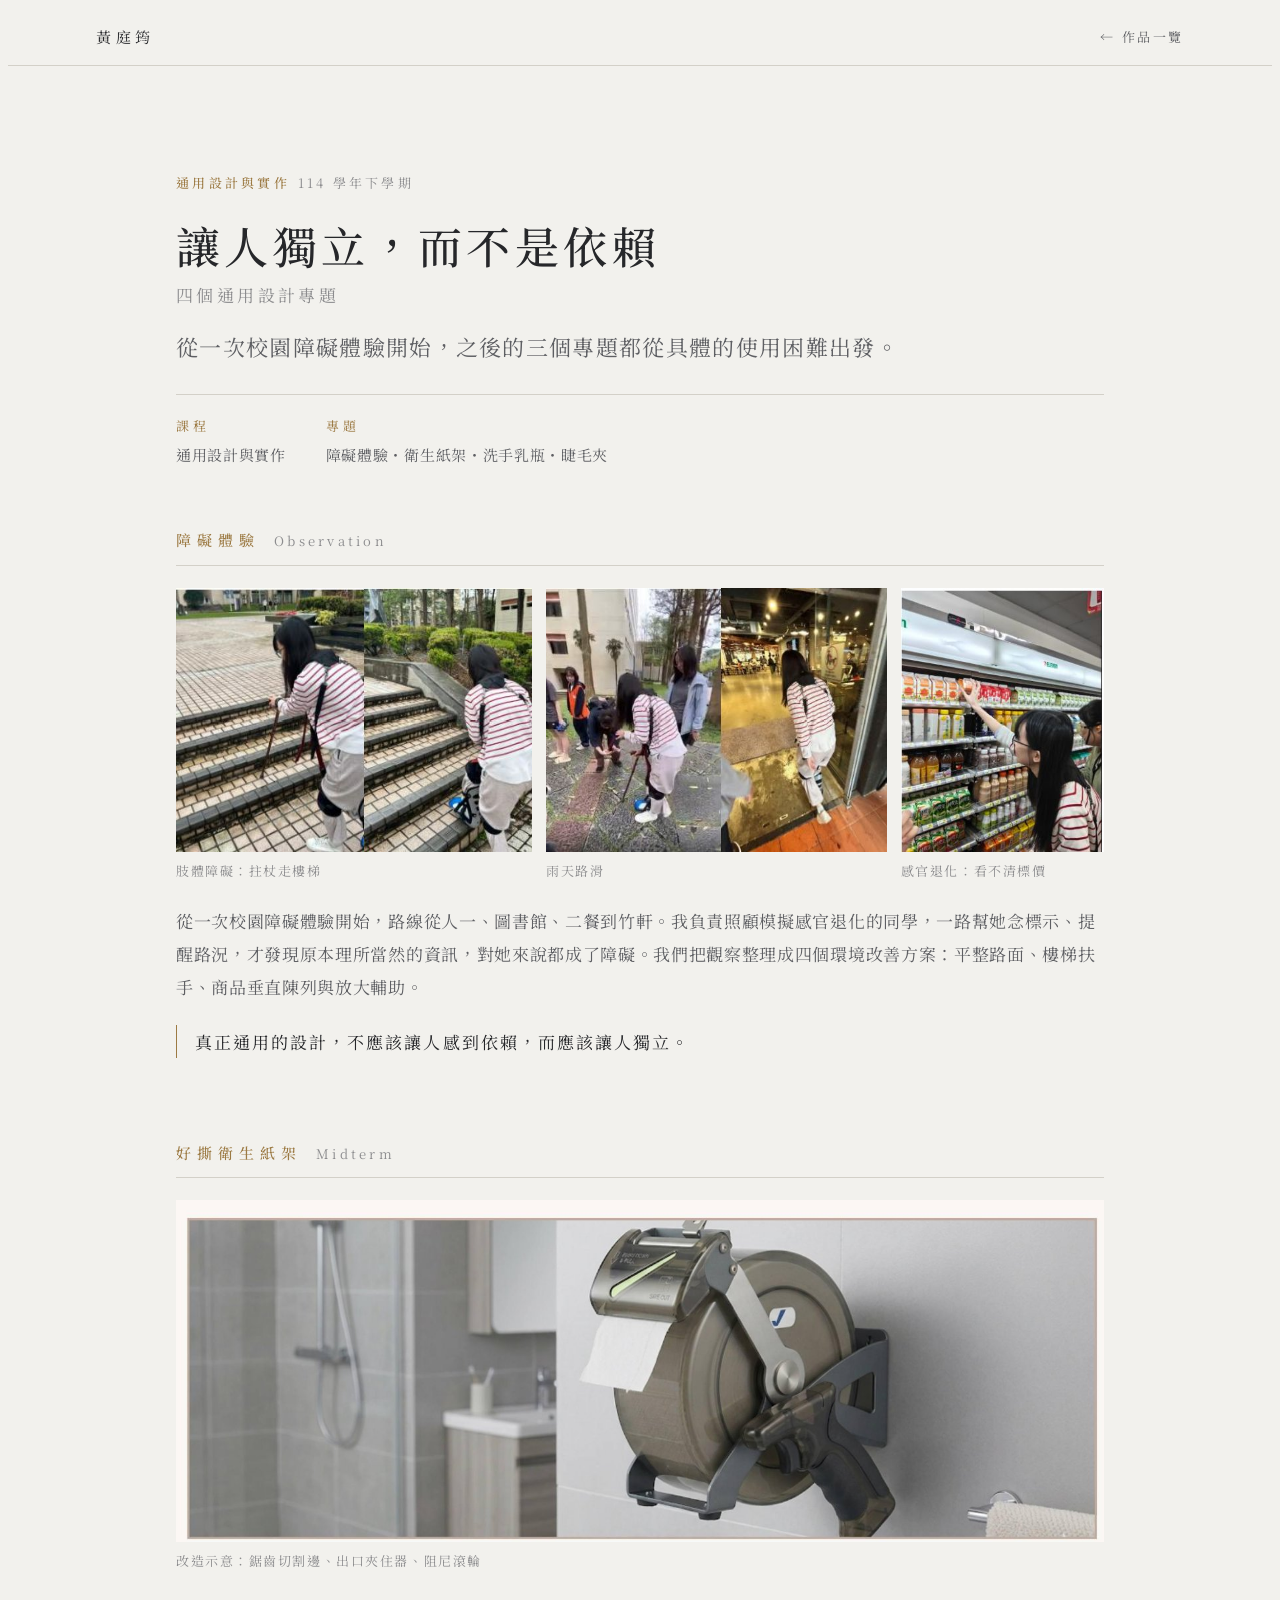
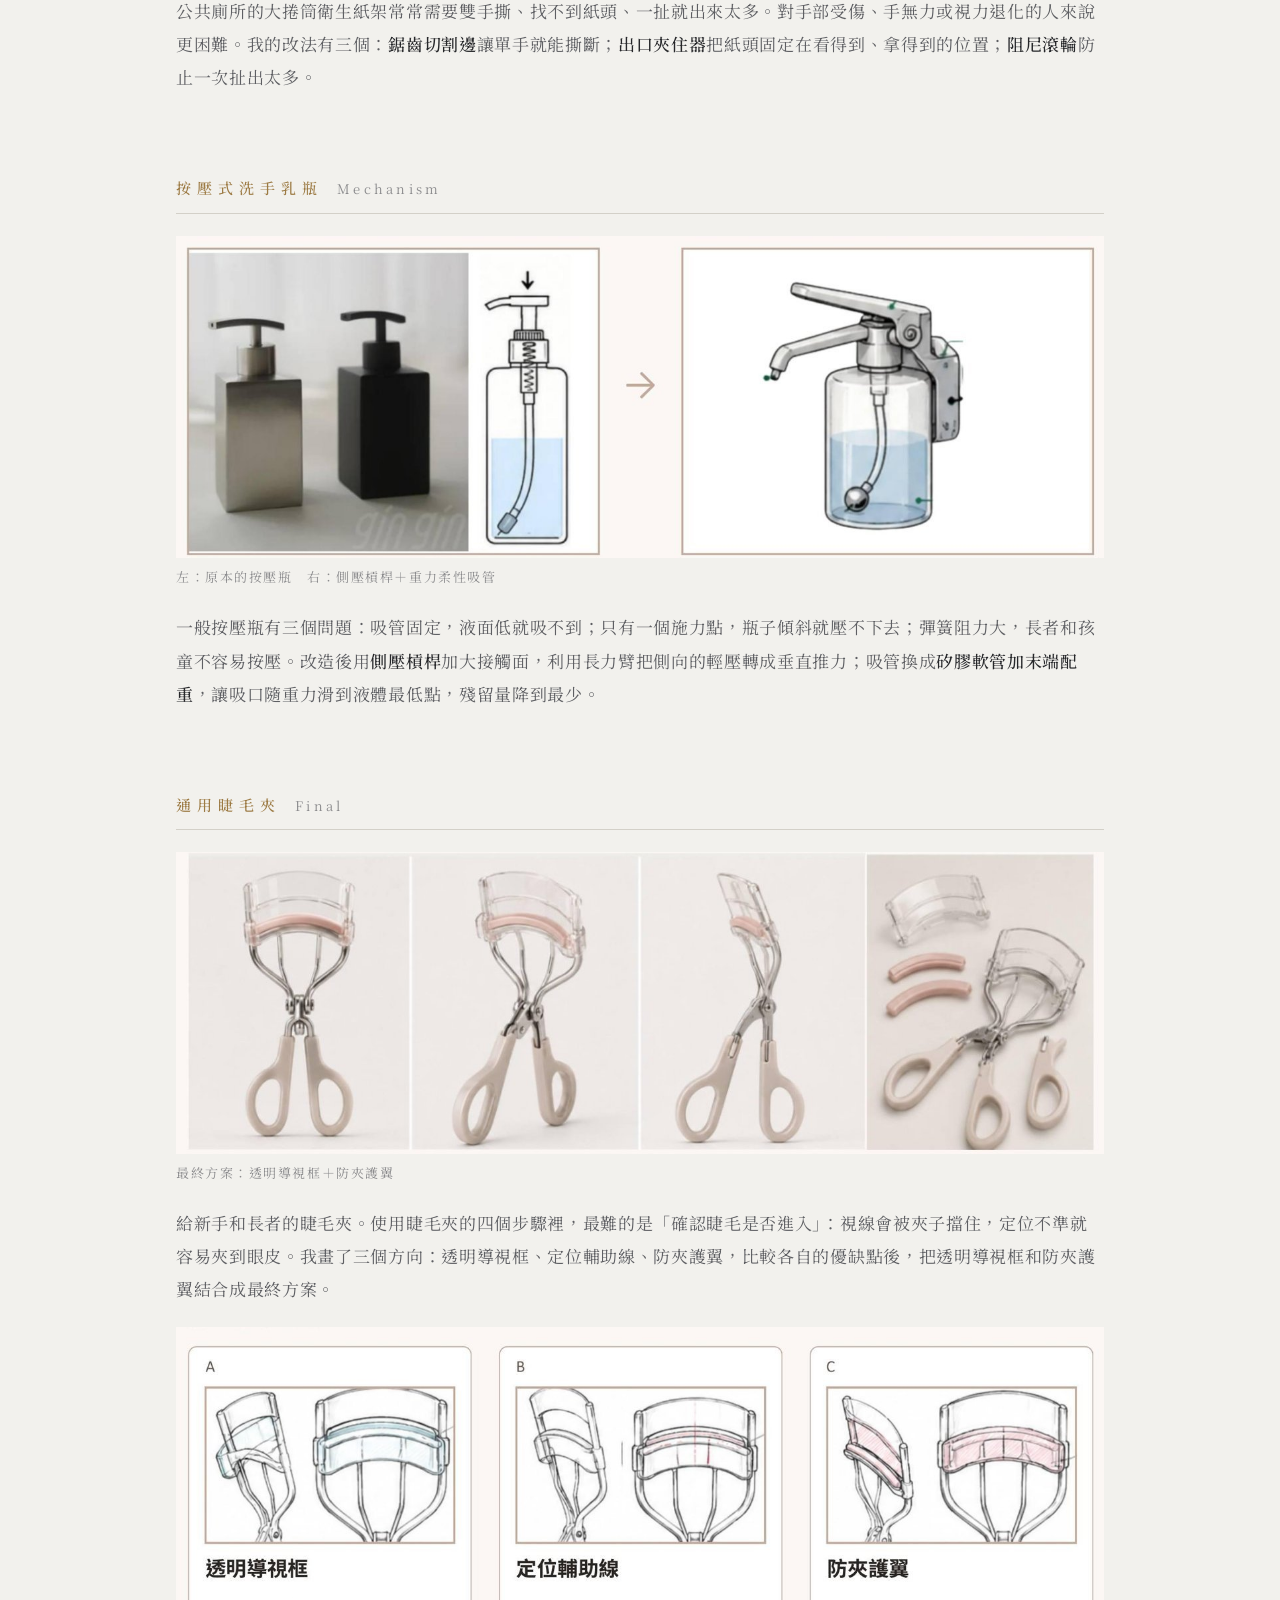
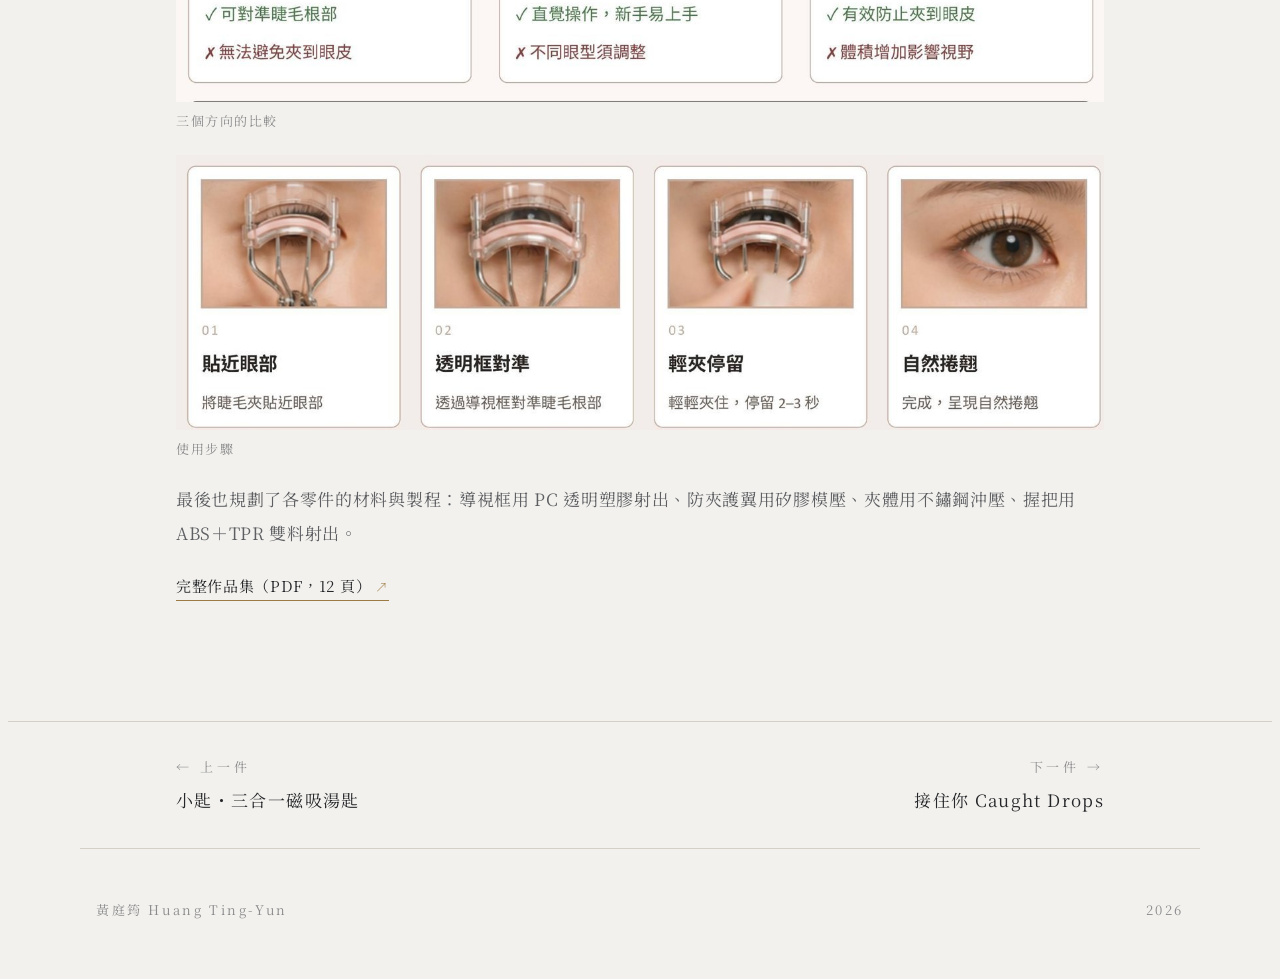
<file: ud.html>
<!doctype html>
<html lang="zh-Hant">
<head>
<meta charset="utf-8">
<meta name="viewport" content="width=device-width, initial-scale=1, viewport-fit=cover">
<meta name="description" content="讓人獨立，而不是依賴：從一次障礙體驗出發：衛生紙架、洗手乳瓶與睫毛夾。">
<title>讓人獨立，而不是依賴｜黃庭筠</title>
<link rel="preconnect" href="https://fonts.googleapis.com">
<link rel="preconnect" href="https://fonts.gstatic.com" crossorigin>
<link rel="stylesheet" href="https://fonts.googleapis.com/css2?family=Noto+Serif+TC:wght@300;400;500;600;700&display=swap">
<link rel="stylesheet" href="style.css">
</head>
<body>
<nav class="nav" aria-label="主要">
  <div class="wrap">
    <a class="mark" href="index.html">黃庭筠</a>
    <ul class="keep"><li><a class="back" href="index.html#works">← 作品一覽</a></li></ul>
  </div>
</nav>

<header class="d-head">
  <div class="wrap">
    <div class="course"><b>通用設計與實作</b>114 學年下學期</div>
    <h1>讓人獨立，而不是依賴<small>四個通用設計專題</small></h1>
    <p class="lead">從一次校園障礙體驗開始，之後的三個專題都從具體的使用困難出發。</p>
    <dl class="d-meta"><div><dt>課程</dt><dd>通用設計與實作</dd></div><div><dt>專題</dt><dd>障礙體驗・衛生紙架・洗手乳瓶・睫毛夾</dd></div></dl>
  </div>
</header>

<main class="d-body">
  <div class="wrap">
<section class="d-sec">
  <h2>障礙體驗<span>Observation</span></h2>
<div class="row">
  <figure style="--ar:1.3500"><div class="frame"><img src="img/ud-stairs.jpg" alt="同學拄拐杖走樓梯的障礙體驗"></div><figcaption>肢體障礙：拄杖走樓梯</figcaption></figure>
  <figure style="--ar:1.2905"><div class="frame"><img src="img/ud-rain.jpg" alt="雨天濕滑路面的障礙體驗"></div><figcaption>雨天路滑</figcaption></figure>
  <figure style="--ar:0.7700"><div class="frame"><img src="img/ud-shelf.jpg" alt="在便利商店貨架前辨識商品"></div><figcaption>感官退化：看不清標價</figcaption></figure>
</div>
<div class="text"><p>從一次校園障礙體驗開始，路線從人一、圖書館、二餐到竹軒。我負責照顧模擬感官退化的同學，一路幫她念標示、提醒路況，才發現原本理所當然的資訊，對她來說都成了障礙。我們把觀察整理成四個環境改善方案：平整路面、樓梯扶手、商品垂直陳列與放大輔助。</p></div>
<p class="quote">真正通用的設計，不應該讓人感到依賴，而應該讓人獨立。</p>
</section>
<section class="d-sec">
  <h2>好撕衛生紙架<span>Midterm</span></h2>
<figure><div class="frame plain"><img src="img/ud-tissue-cur.jpg" alt="公共廁所大捲筒衛生紙架的改造示意：上方加裝出口夾住器與鋸齒切割邊"></div><figcaption>改造示意：鋸齒切割邊、出口夾住器、阻尼滾輪</figcaption></figure>
<div class="text"><p>公共廁所的大捲筒衛生紙架常常需要雙手撕、找不到紙頭、一扯就出來太多。對手部受傷、手無力或視力退化的人來說更困難。我的改法有三個：<b>鋸齒切割邊</b>讓單手就能撕斷；<b>出口夾住器</b>把紙頭固定在看得到、拿得到的位置；<b>阻尼滾輪</b>防止一次扯出太多。</p></div>
</section>
<section class="d-sec">
  <h2>按壓式洗手乳瓶<span>Mechanism</span></h2>
<figure><div class="frame plain"><img src="img/ud-soap-before.jpg" alt="左：一般按壓式洗手乳瓶與其固定吸管；右：改造後的側壓槓桿與配重軟管"></div><figcaption>左：原本的按壓瓶　右：側壓槓桿＋重力柔性吸管</figcaption></figure>
<div class="text"><p>一般按壓瓶有三個問題：吸管固定，液面低就吸不到；只有一個施力點，瓶子傾斜就壓不下去；彈簧阻力大，長者和孩童不容易按壓。改造後用<b>側壓槓桿</b>加大接觸面，利用長力臂把側向的輕壓轉成垂直推力；吸管換成<b>矽膠軟管加末端配重</b>，讓吸口隨重力滑到液體最低點，殘留量降到最少。</p></div>
</section>
<section class="d-sec">
  <h2>通用睫毛夾<span>Final</span></h2>
<figure><div class="frame plain"><img src="img/ud-lash-final.jpg" alt="通用睫毛夾最終方案：透明導視框、粉色矽膠防夾護翼與米色握把，四個角度"></div><figcaption>最終方案：透明導視框＋防夾護翼</figcaption></figure>
<div class="text"><p>給新手和長者的睫毛夾。使用睫毛夾的四個步驟裡，最難的是「確認睫毛是否進入」：視線會被夾子擋住，定位不準就容易夾到眼皮。我畫了三個方向：透明導視框、定位輔助線、防夾護翼，比較各自的優缺點後，把透明導視框和防夾護翼結合成最終方案。</p></div>
<figure><div class="frame plain"><img src="img/ud-lash-concept.jpg" alt="三個設計方向的比較：透明導視框、定位輔助線、防夾護翼，各自列出優點與缺點"></div><figcaption>三個方向的比較</figcaption></figure>
<figure><div class="frame plain"><img src="img/ud-lash-use.jpg" alt="使用步驟：貼近眼部、透明框對準、輕夾停留、自然捲翹"></div><figcaption>使用步驟</figcaption></figure>
<div class="text"><p>最後也規劃了各零件的材料與製程：導視框用 PC 透明塑膠射出、防夾護翼用矽膠模壓、夾體用不鏽鋼沖壓、握把用 ABS＋TPR 雙料射出。</p></div>
<p class="more"><a href="files/universal-design-portfolio.pdf" target="_blank" rel="noopener">完整作品集（PDF，12 頁）</a></p>
</section>
  </div>
</main>

<nav class="pn" aria-label="上一件與下一件">
  <div class="wrap"><a class="prev" href="spoon.html"><small>← 上一件</small><span>小匙・三合一磁吸湯匙</span></a><a class="next" href="label.html"><small>下一件 →</small><span>接住你 Caught Drops</span></a></div>
</nav>

<footer>
  <div class="wrap"><span>黃庭筠 Huang Ting-Yun</span><span>2026</span></div>
</footer>
</body>
</html>
</file>
<file: style.css>
/* Layout: 和紙のような余白。左に縦書きの見出し、右に作品。金箔色を一点だけ使う。 */
:root{
  --paper:#F2F1ED;      /* 胡粉に近い、わずかに青みのある白 */
  --paper-2:#E9E7E1;    /* 一段沈んだ面 */
  --ink:#26272A;        /* 墨 */
  --ink-2:#5E5F63;      /* 薄墨 */
  --ink-3:#8C8C8E;      /* 鼠 */
  --rule:#D3D0C8;
  --gold:#9C7A43;       /* 金箔を沈めた色 */
  --indigo:#3C5263;     /* 藍鼠 */
  --serif:"Noto Serif TC","Source Han Serif TC","思源宋體","Songti TC","PMingLiU",serif;
  --s-xs:.8125rem; --s-sm:.9375rem; --s-md:1.0625rem; --s-lg:1.375rem; --s-xl:2rem; --s-xxl:clamp(2.6rem,7vw,4.6rem);
  color-scheme:light;
}
@media (prefers-color-scheme:dark){:root:not([data-theme="light"]){
  --paper:#161719; --paper-2:#1F2023; --ink:#E7E5DF; --ink-2:#B3B1AB; --ink-3:#85847F; --rule:#34353A; --gold:#C9A66B; --indigo:#8FA7B8; color-scheme:dark}}
:root[data-theme="dark"]{
  --paper:#161719; --paper-2:#1F2023; --ink:#E7E5DF; --ink-2:#B3B1AB; --ink-3:#85847F; --rule:#34353A; --gold:#C9A66B; --indigo:#8FA7B8; color-scheme:dark}

*{box-sizing:border-box}
html{scroll-behavior:smooth}
@media (prefers-reduced-motion:reduce){html{scroll-behavior:auto}}
body{background:var(--paper);color:var(--ink);font-family:var(--serif);font-size:var(--s-md);line-height:1.95;letter-spacing:.04em;font-weight:400;-webkit-font-smoothing:antialiased}
img{display:block;max-width:100%;height:auto}
a{color:inherit;text-decoration:none;border-bottom:1px solid var(--rule);transition:border-color .2s,color .2s}
a:hover{color:var(--gold);border-color:var(--gold)}
a:focus-visible{outline:2px solid var(--gold);outline-offset:3px}
h1,h2,h3,h4{font-weight:500;margin:0;text-wrap:balance;letter-spacing:.08em}
p{margin:0}

.wrap{max-width:1120px;margin:0 auto;padding-left:max(16px,env(safe-area-inset-left,0px));padding-right:max(16px,env(safe-area-inset-right,0px))}

/* ナビ */
body::before{content:"";position:fixed;inset:0 0 auto;height:env(safe-area-inset-top,0px);z-index:10;background:var(--paper)}
.nav{position:sticky;top:env(safe-area-inset-top,0px);z-index:9;background:color-mix(in srgb,var(--paper) 92%,transparent);backdrop-filter:blur(6px);border-bottom:1px solid var(--rule)}
.nav .wrap{display:flex;align-items:center;justify-content:space-between;gap:16px;padding-block:14px}
.nav .mark{font-size:var(--s-sm);letter-spacing:.3em;border:0}
.nav ul{list-style:none;display:flex;flex-wrap:wrap;gap:6px 22px;margin:0;padding:0;font-size:var(--s-xs);letter-spacing:.2em;color:var(--ink-2)}
.nav ul a{border:0}

/* ヒーロー */
.hero .wrap{display:grid;grid-template-columns:auto 1fr;gap:clamp(28px,7vw,96px);padding-block:clamp(64px,12vw,140px) clamp(48px,8vw,96px);align-items:start}
.hero .v{writing-mode:vertical-rl;font-size:var(--s-xxl);font-weight:600;letter-spacing:.32em;line-height:1.2;color:var(--ink)}
.hero .v small{display:block;font-size:var(--s-sm);font-weight:400;letter-spacing:.4em;color:var(--ink-3);margin-right:18px}
.hero .lead{display:grid;gap:28px;align-content:start;padding-top:12px;min-width:0}
.hero .kicker{font-size:var(--s-xs);letter-spacing:.35em;color:var(--gold)}
.hero h1{font-size:clamp(1.6rem,3.6vw,2.4rem);line-height:1.6;font-weight:400}
.hero h1 em{font-style:normal;color:var(--gold)}
.hero .intro{color:var(--ink-2)}
.hero .meta{display:flex;flex-wrap:wrap;gap:8px 28px;font-size:var(--s-xs);color:var(--ink-3);letter-spacing:.15em;border-top:1px solid var(--rule);padding-top:18px}

/* セクション */
section.block{border-top:1px solid var(--rule)}
section.block>.wrap{display:grid;grid-template-columns:72px 1fr;gap:clamp(20px,5vw,64px);padding-block:clamp(56px,9vw,112px)}
.sec-h{writing-mode:vertical-rl;font-size:var(--s-xl);letter-spacing:.5em;font-weight:500;line-height:1;position:sticky;top:calc(env(safe-area-inset-top,0px) + 84px);align-self:start;height:max-content}
.sec-h span{display:block;font-size:var(--s-xs);letter-spacing:.35em;color:var(--ink-3);margin-right:14px;font-weight:400}
.sec-body{display:grid;gap:clamp(64px,10vw,120px);min-width:0}
.sec-note{color:var(--ink-2);font-size:var(--s-sm)}

/* 作品 */
.work{display:grid;gap:28px;min-width:0}
.work-head{display:grid;gap:10px}
.course{font-size:var(--s-xs);letter-spacing:.25em;color:var(--ink-3)}
.course b{font-weight:500;color:var(--gold);margin-right:.6em}
.work h3{font-size:var(--s-lg);line-height:1.6}
.work h3 small{font-size:var(--s-sm);color:var(--ink-3);margin-left:.8em;letter-spacing:.12em;font-weight:400}
.work .text{display:grid;gap:1em;color:var(--ink-2)}
.tag{display:inline-block;font-size:var(--s-xs);letter-spacing:.2em;color:var(--indigo);border:1px solid currentColor;padding:0 .7em;line-height:1.9;margin-left:.6em;vertical-align:.15em}

figure{margin:0;display:grid;gap:8px;min-width:0}
figcaption{font-size:var(--s-xs);color:var(--ink-3);letter-spacing:.12em;line-height:1.7}
.frame{background:var(--paper-2);overflow:hidden}
.frame img{width:100%;object-fit:cover}

.g-hero{display:grid;grid-template-columns:1.35fr 1fr;gap:14px}
.g-hero .frame img{aspect-ratio:4/3}
.g3{display:grid;grid-template-columns:repeat(3,1fr);gap:14px}
.g3 .frame img{aspect-ratio:4/3}
.g2{display:grid;grid-template-columns:repeat(2,1fr);gap:14px}
.g2 .frame img{aspect-ratio:16/9}

/* 工程の記録 */
.process{list-style:none;margin:0;padding:0;display:grid;grid-template-columns:repeat(4,1fr);border-top:1px solid var(--ink)}
.process li{padding:16px 16px 0 0;display:grid;gap:6px;align-content:start;min-width:0}
.process .st{font-size:var(--s-xs);letter-spacing:.25em;color:var(--gold)}
.process h4{font-size:var(--s-sm);letter-spacing:.1em}
.process p{font-size:var(--s-xs);color:var(--ink-2);line-height:1.85;letter-spacing:.06em}

/* 一行引用 */
.quote{font-size:var(--s-md);color:var(--ink);border-left:1px solid var(--gold);padding-left:18px;letter-spacing:.12em}

/* 準備中 */
.soon{border:1px dashed var(--rule);padding:28px;display:grid;gap:8px;color:var(--ink-2)}
.soon .st{font-size:var(--s-xs);letter-spacing:.3em;color:var(--gold)}

/* 技術カード */
.tech{display:grid;grid-template-columns:repeat(2,1fr);gap:0;border-top:1px solid var(--ink)}
.tech article{padding:22px 22px 6px 0;display:grid;gap:10px;align-content:start;min-width:0;border-right:1px solid var(--rule);padding-left:0}
.tech article:nth-child(even){padding-left:22px;border-right:0}
.tech article:nth-child(n+3){border-top:1px solid var(--rule)}
.tech h3{font-size:var(--s-md)}
.tech p{font-size:var(--s-sm);color:var(--ink-2);line-height:1.9}
.tech .bridge{font-size:var(--s-xs);color:var(--indigo);letter-spacing:.1em;line-height:1.8;border-top:1px solid var(--rule);padding-top:10px}
.award{font-size:var(--s-xs);color:var(--gold);letter-spacing:.15em}

/* 観察 */
.obs{display:grid;gap:56px}
.obs-item{display:grid;grid-template-columns:1fr 1.1fr;gap:28px;align-items:start}
.obs-item .text{display:grid;gap:10px;min-width:0}
.obs-item .text p{font-size:var(--s-sm);color:var(--ink-2)}

/* 略歴 */
.about{display:grid;grid-template-columns:1fr 1fr;gap:40px 56px}
.about dl{margin:0;display:grid;gap:18px}
.about dt{font-size:var(--s-xs);letter-spacing:.3em;color:var(--gold)}
.about dd{margin:4px 0 0;font-size:var(--s-sm);color:var(--ink-2);line-height:1.9}
.about dd b{color:var(--ink);font-weight:500}

footer .wrap{padding-block:48px;display:flex;flex-wrap:wrap;justify-content:space-between;gap:12px;font-size:var(--s-xs);color:var(--ink-3);letter-spacing:.2em;border-top:1px solid var(--rule)}

.frame.plain{background:transparent}
.frame.plain img{aspect-ratio:auto!important;object-fit:contain;box-shadow:0 1px 0 var(--rule)}
.photos{columns:3 260px;column-gap:12px}
.more{display:flex;flex-wrap:wrap;gap:8px 24px;font-size:var(--s-sm)}
.more a{border-bottom-color:var(--gold)}
.more a::after{content:" ↗";color:var(--gold);font-size:.85em}
.overview .wrap{padding-block:0 clamp(48px,8vw,88px)}
.ov{display:grid;grid-template-columns:repeat(4,1fr);border-top:1px solid var(--ink)}
.ov div{padding:18px 18px 4px 0;display:grid;gap:8px;align-content:start;min-width:0}
.ov div+div{padding-left:18px;border-left:1px solid var(--rule)}
.ov h2{font-size:var(--s-sm);letter-spacing:.3em;color:var(--gold);font-weight:500}
.ov p{font-size:var(--s-xs);color:var(--ink-3);letter-spacing:.1em;line-height:1.7}
.ov ul{list-style:none;margin:0;padding:0;display:grid;gap:4px;font-size:var(--s-sm)}
.ov ul a{border:0}
.ov ul a:hover{color:var(--gold)}
.ph-h{font-size:var(--s-sm);letter-spacing:.4em;color:var(--ink-2);border-bottom:1px solid var(--rule);padding-bottom:8px;margin-bottom:-40px}
.ph{break-inside:avoid;margin:0 0 12px;background:var(--paper-2)}
.ph img{width:100%}
@media (max-width:820px){
  .g-hero,.obs-item,.about{grid-template-columns:1fr}
  .process{grid-template-columns:repeat(2,1fr);row-gap:18px}
  .tech{grid-template-columns:1fr}
  .ov{grid-template-columns:repeat(2,1fr);row-gap:8px}
  .ov div:nth-child(3){padding-left:0;border-left:0}
  .tech article,.tech article:nth-child(even),.tech article:nth-child(n+3){border-right:0;border-top:0;padding:20px 0 14px;border-bottom:1px solid var(--rule)}
}
@media (max-width:560px){
  .nav ul{display:none}
  .hero .wrap{grid-template-columns:1fr;gap:28px}
  .hero .v{writing-mode:horizontal-tb;letter-spacing:.2em}
  .hero .v small{margin:8px 0 0}
  section.block>.wrap{grid-template-columns:1fr;gap:28px}
  .sec-h{writing-mode:horizontal-tb;position:static;letter-spacing:.3em}
  .sec-h span{display:inline;margin:0 0 0 12px}
  .g3{grid-template-columns:repeat(2,1fr)}
  .g2{grid-template-columns:1fr}
  .process{grid-template-columns:1fr}
  .ov{grid-template-columns:1fr}
  .ov div+div{padding-left:0;border-left:0;border-top:1px solid var(--rule)}
}

/* ===== multi-page additions ===== */
.nav .back{font-size:var(--s-xs);letter-spacing:.2em;color:var(--ink-2);border:0}
.nav .back:hover{color:var(--gold)}
@media (max-width:560px){.nav ul.keep{display:flex}}

/* home cards */
.cards{display:grid;grid-template-columns:repeat(3,1fr);gap:44px 22px}
.card{display:grid;gap:12px;align-content:start;border:0;min-width:0}
.card .frame{aspect-ratio:4/3;display:grid}
.card .frame img{width:100%;height:100%;object-fit:cover;transition:transform .6s ease}
.card .frame.contain{background:var(--paper-2);padding:6%}
.card .frame.contain img{object-fit:contain}
.card:hover .frame img{transform:scale(1.03)}
@media (prefers-reduced-motion:reduce){.card .frame img{transition:none}.card:hover .frame img{transform:none}}
.card .c-course{font-size:var(--s-xs);letter-spacing:.2em;color:var(--ink-3)}
.card h3{font-size:var(--s-md);letter-spacing:.08em;line-height:1.6}
.card p{font-size:var(--s-sm);color:var(--ink-2);line-height:1.8}
.card .go{font-size:var(--s-xs);letter-spacing:.25em;color:var(--gold)}
.card:hover h3{color:var(--gold)}
.tlist{list-style:none;margin:0;padding:0;border-top:1px solid var(--ink)}
.tlist li{border-bottom:1px solid var(--rule)}
.tlist a{display:grid;grid-template-columns:minmax(0,1fr) auto;gap:4px 24px;padding:16px 0;border:0;align-items:baseline}
.tlist b{font-weight:500;letter-spacing:.08em}
.tlist span{font-size:var(--s-sm);color:var(--ink-2);grid-column:1}
.tlist i{font-style:normal;font-size:var(--s-xs);letter-spacing:.2em;color:var(--gold);grid-row:1/3;grid-column:2;align-self:center}
.tlist a:hover b{color:var(--gold)}
.strip{display:grid;grid-template-columns:repeat(4,1fr);gap:10px}
.strip a{border:0;display:block;aspect-ratio:3/4;overflow:hidden;background:var(--paper-2)}
.strip img{width:100%;height:100%;object-fit:cover;transition:transform .6s}
.strip a:hover img{transform:scale(1.03)}
.link-more{font-size:var(--s-sm);letter-spacing:.15em}
.link-more a{border-bottom-color:var(--gold)}

/* detail page */
.d-head .wrap{padding-block:clamp(48px,9vw,104px) clamp(32px,5vw,56px);display:grid;gap:18px;max-width:960px}
.d-head .course{font-size:var(--s-xs)}
.d-head h1{font-size:clamp(1.75rem,4.4vw,2.75rem);line-height:1.45;font-weight:500;letter-spacing:.1em}
.d-head h1 small{display:block;font-size:var(--s-md);color:var(--ink-3);letter-spacing:.2em;font-weight:400;margin-top:6px}
.d-head .lead{font-size:var(--s-lg);line-height:1.9;color:var(--ink-2);letter-spacing:.06em;max-width:36em}
.d-meta{display:flex;flex-wrap:wrap;gap:14px 40px;margin:8px 0 0;padding-top:18px;border-top:1px solid var(--rule)}
.d-meta div{display:grid;gap:2px}
.d-meta dt{font-size:var(--s-xs);letter-spacing:.3em;color:var(--gold)}
.d-meta dd{margin:0;font-size:var(--s-sm);color:var(--ink-2)}
.d-body .wrap{max-width:960px;display:grid;gap:clamp(48px,7vw,80px);padding-bottom:clamp(64px,10vw,120px)}
.d-body .work{gap:28px}
.d-sec{display:grid;gap:22px;min-width:0}
.d-sec>h2{font-size:var(--s-sm);letter-spacing:.4em;color:var(--gold);font-weight:500;display:flex;gap:14px;align-items:baseline;border-bottom:1px solid var(--rule);padding-bottom:10px}
.d-sec>h2 span{font-size:var(--s-xs);color:var(--ink-3);letter-spacing:.25em;font-weight:400}
.d-sec .text{display:grid;gap:1em;color:var(--ink-2)}
.d-sec .text b{color:var(--ink);font-weight:500}
.d-sec h3{font-size:var(--s-lg)}
.pn{border-top:1px solid var(--rule)}
.pn .wrap{max-width:960px;display:grid;grid-template-columns:1fr 1fr;gap:16px;padding-block:32px}
.pn a{border:0;display:grid;gap:4px}
.pn a.next{text-align:right}
.pn small{font-size:var(--s-xs);letter-spacing:.3em;color:var(--ink-3)}
.pn span{letter-spacing:.08em}
.pn a:hover span{color:var(--gold)}

/* equal-height image rows: width follows each image's aspect ratio */
.row{display:flex;gap:14px;align-items:flex-start}
.row figure{flex:var(--ar,1) 1 0;min-width:0}
.row .frame,.row .frame.plain{background:transparent}
.row .frame img{aspect-ratio:auto!important;width:100%;height:auto;object-fit:contain}
@media (max-width:560px){.row{flex-direction:column}.row figure{flex:none;width:100%}}

/* label page */
.eq{display:grid;grid-template-columns:1fr auto 1fr auto 1.2fr;gap:14px;align-items:center}
.eq .box{border:1px solid var(--rule);padding:18px 16px;display:grid;gap:6px;text-align:center;min-width:0}
.eq .box b{font-weight:500;font-size:var(--s-md);letter-spacing:.15em;color:var(--ink)}
.eq .box span{font-size:var(--s-xs);color:var(--ink-3);line-height:1.7;letter-spacing:.08em}
.eq .box.res{border-color:var(--gold)}
.eq .box.res b{color:var(--gold)}
.eq .op{font-size:var(--s-lg);color:var(--ink-3)}
.who{display:grid;grid-template-columns:1fr 1fr;gap:0;border-top:1px solid var(--ink)}
.who div{padding:16px 18px 4px 0;display:grid;gap:6px;align-content:start}
.who div+div{padding-left:18px;border-left:1px solid var(--rule)}
.who dt{font-size:var(--s-xs);letter-spacing:.3em;color:var(--gold)}
.who dd{margin:0;color:var(--ink-2);font-size:var(--s-sm)}
.ing{display:grid;grid-template-columns:repeat(3,1fr);gap:0;border-top:1px solid var(--ink)}
.ing div{padding:14px 16px 4px 0;display:grid;gap:4px;align-content:start;min-width:0}
.ing div+div{padding-left:16px;border-left:1px solid var(--rule)}
.ing dt{font-size:var(--s-xs);letter-spacing:.3em;color:var(--gold)}
.ing dd{margin:0;font-size:var(--s-sm);color:var(--ink-2);line-height:1.85}
.bottle{display:grid;grid-template-columns:minmax(0,300px) 1fr;gap:36px;align-items:center}
.sw{display:grid;grid-template-columns:repeat(5,1fr);gap:10px}
.sw div{display:grid;gap:8px;min-width:0}
.sw i{display:block;aspect-ratio:3/2;border:1px solid var(--rule)}
.sw b{font-weight:500;font-size:var(--s-sm);letter-spacing:.1em}
.sw span{font-size:var(--s-xs);color:var(--ink-3);letter-spacing:.1em;line-height:1.6}
.diff{display:grid;grid-template-columns:1fr 1fr;gap:36px}
.diff div{display:grid;gap:10px;align-content:start}
.diff h3{font-size:var(--s-md);letter-spacing:.12em}
.diff p{font-size:var(--s-sm);color:var(--ink-2)}

@media (max-width:820px){
  .cards{grid-template-columns:repeat(2,1fr)}
  .diff,.bottle{grid-template-columns:1fr}
  .bottle .frame{max-width:300px}
  .eq{grid-template-columns:1fr;text-align:center}
  .eq .op{justify-self:center;transform:rotate(90deg)}
  .ing{grid-template-columns:1fr}
  .ing div+div{padding-left:0;border-left:0;border-top:1px solid var(--rule)}
}
@media (max-width:560px){
  .cards{grid-template-columns:1fr}
  .strip{grid-template-columns:repeat(2,1fr)}
  .sw{grid-template-columns:repeat(3,1fr)}
  .who{grid-template-columns:1fr}
  .who div+div{padding-left:0;border-left:0;border-top:1px solid var(--rule)}
  .pn .wrap{grid-template-columns:1fr}
  .pn a.next{text-align:left}
}
</file>
